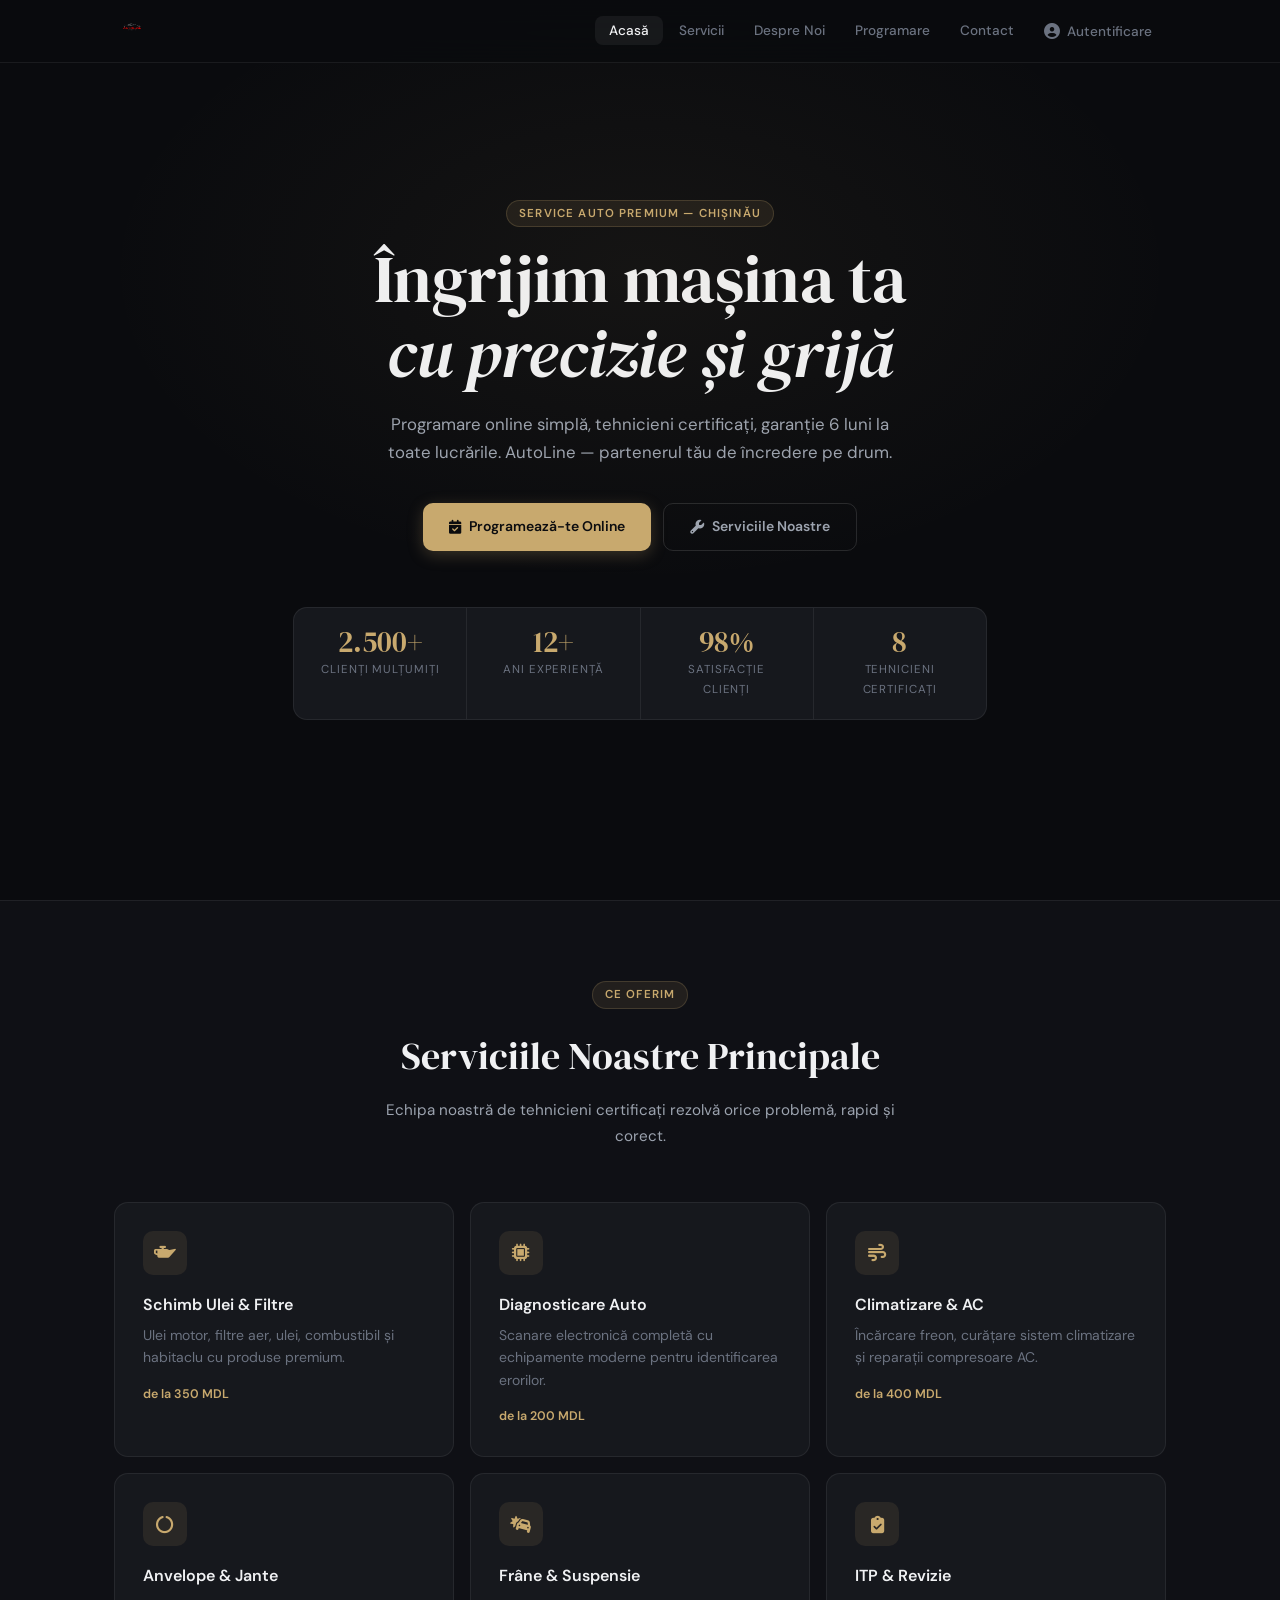
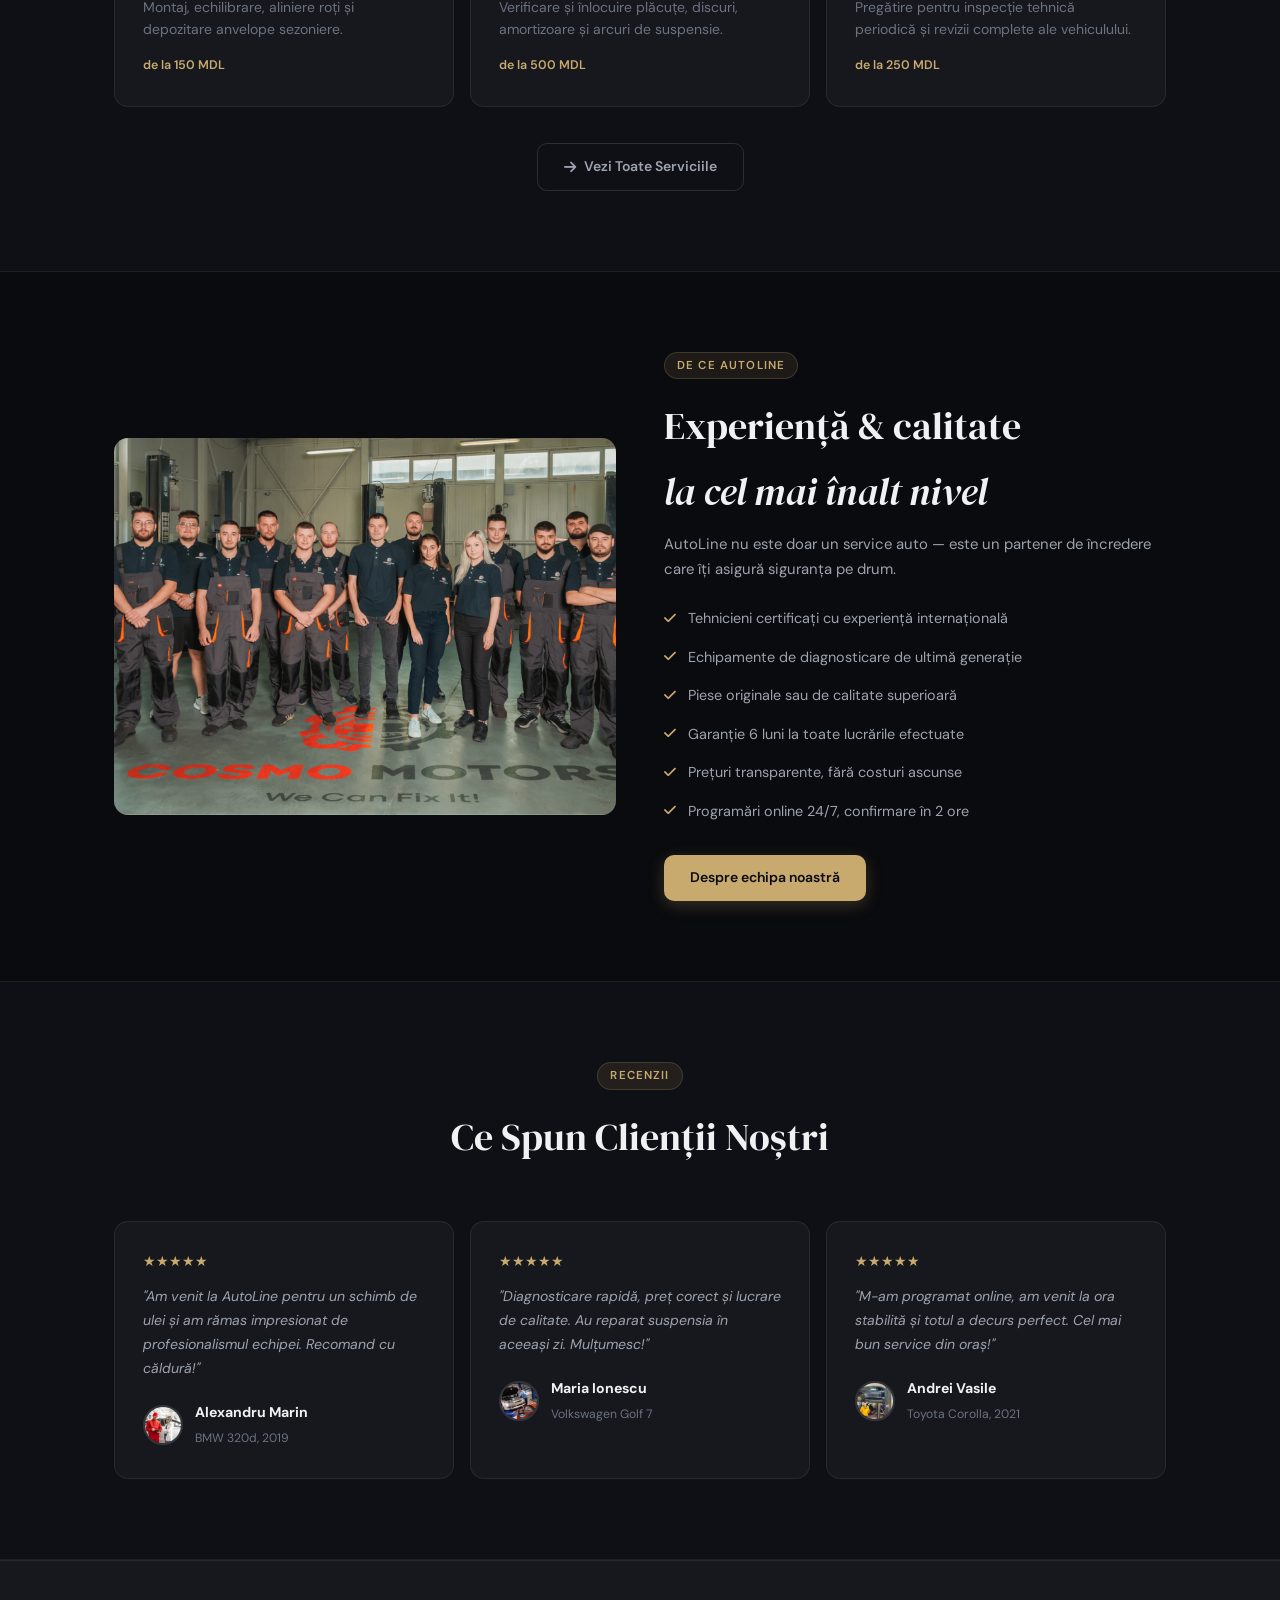
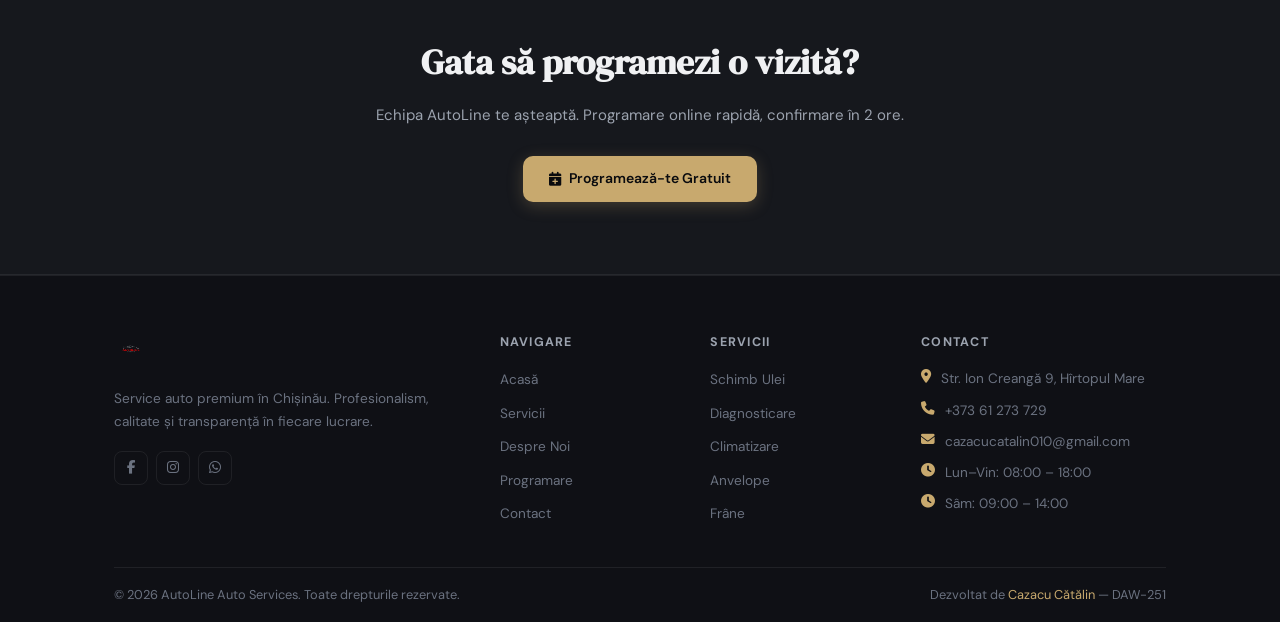
<file: index.html>
<!DOCTYPE html>
<html lang="ro">
<head>
  <meta charset="UTF-8"/>
  <meta name="viewport" content="width=device-width, initial-scale=1.0"/>
  <title>AutoLine — Service Auto Premium Chișinău</title>
  <meta name="description" content="Service auto premium în Chișinău. Programare online, diagnosticare, schimb ulei, anvelope și mai mult."/>
  <link rel="preconnect" href="https://fonts.googleapis.com"/>
  <link rel="preconnect" href="https://fonts.gstatic.com" crossorigin/>
  <link href="https://fonts.googleapis.com/css2?family=DM+Sans:wght@300;400;500;600;700&family=DM+Serif+Display:ital@0;1&display=swap" rel="stylesheet"/>
  <link rel="stylesheet" href="https://cdnjs.cloudflare.com/ajax/libs/font-awesome/6.4.0/css/all.min.css"/>
  <link rel="stylesheet" href="css/style.css"/>
</head>
<body>

<!-- NAVBAR -->
<nav class="navbar">
  <div class="nav-inner">
    <a href="index.html" class="nav-logo">
      <img src="poze/AutoLine-removebg.jpg" alt="AutoLine"/>
    </a>
    <ul class="nav-links" id="navLinks">
      <li><a href="index.html"      class="nav-link active">Acasă</a></li>
      <li><a href="servicii.html"   class="nav-link">Servicii</a></li>
      <li><a href="despre.html"     class="nav-link">Despre Noi</a></li>
      <li><a href="programare.html" class="nav-link">Programare</a></li>
      <li><a href="contact.html"    class="nav-link">Contact</a></li>
    </ul>
    <button class="hamburger" id="hamburger" aria-label="Meniu">
      <span></span><span></span><span></span>
    </button>
  </div>
</nav>

<!-- HERO -->
<section class="hero">
  <div class="hero-inner">
    <span class="tag">Service Auto Premium — Chișinău</span>
    <h1 class="hero-title">
      Îngrijim mașina ta<br/>
      <em>cu precizie și grijă</em>
    </h1>
    <p class="hero-sub">
      Programare online simplă, tehnicieni certificați, garanție 6 luni la toate lucrările. AutoLine — partenerul tău de încredere pe drum.
    </p>
    <div class="hero-btns">
      <a href="programare.html" class="btn btn-primary">
        <i class="fas fa-calendar-check"></i> Programează-te Online
      </a>
      <a href="servicii.html" class="btn btn-ghost">
        <i class="fas fa-wrench"></i> Serviciile Noastre
      </a>
    </div>

    <div class="hero-stats">
      <div class="hero-stat">
        <div class="hero-stat-n"><span data-target="2500">0</span>+</div>
        <div class="hero-stat-l">Clienți Mulțumiți</div>
      </div>
      <div class="hero-stat">
        <div class="hero-stat-n"><span data-target="12">0</span>+</div>
        <div class="hero-stat-l">Ani Experiență</div>
      </div>
      <div class="hero-stat">
        <div class="hero-stat-n"><span data-target="98">0</span>%</div>
        <div class="hero-stat-l">Satisfacție Clienți</div>
      </div>
      <div class="hero-stat">
        <div class="hero-stat-n"><span data-target="8">0</span></div>
        <div class="hero-stat-l">Tehnicieni Certificați</div>
      </div>
    </div>
  </div>
</section>

<!-- SERVICII PREVIEW -->
<section class="section" style="background: var(--bg2); border-top: 1px solid var(--border); border-bottom: 1px solid var(--border);">
  <div class="container">
    <div class="sec-header reveal">
      <span class="tag">Ce Oferim</span>
      <h2 class="sec-title">Serviciile Noastre Principale</h2>
      <p class="sec-sub">Echipa noastră de tehnicieni certificați rezolvă orice problemă, rapid și corect.</p>
    </div>
    <div class="services-grid">
      <div class="card service-card reveal">
        <div class="service-icon"><i class="fas fa-oil-can"></i></div>
        <h3>Schimb Ulei & Filtre</h3>
        <p>Ulei motor, filtre aer, ulei, combustibil și habitaclu cu produse premium.</p>
        <span class="service-price">de la 350 MDL</span>
      </div>
      <div class="card service-card reveal reveal-d1">
        <div class="service-icon"><i class="fas fa-microchip"></i></div>
        <h3>Diagnosticare Auto</h3>
        <p>Scanare electronică completă cu echipamente moderne pentru identificarea erorilor.</p>
        <span class="service-price">de la 200 MDL</span>
      </div>
      <div class="card service-card reveal reveal-d2">
        <div class="service-icon"><i class="fas fa-wind"></i></div>
        <h3>Climatizare & AC</h3>
        <p>Încărcare freon, curățare sistem climatizare și reparații compresoare AC.</p>
        <span class="service-price">de la 400 MDL</span>
      </div>
      <div class="card service-card reveal reveal-d3">
        <div class="service-icon"><i class="fas fa-circle-notch"></i></div>
        <h3>Anvelope & Jante</h3>
        <p>Montaj, echilibrare, aliniere roți și depozitare anvelope sezoniere.</p>
        <span class="service-price">de la 150 MDL</span>
      </div>
      <div class="card service-card reveal reveal-d4">
        <div class="service-icon"><i class="fas fa-car-burst"></i></div>
        <h3>Frâne & Suspensie</h3>
        <p>Verificare și înlocuire plăcuțe, discuri, amortizoare și arcuri de suspensie.</p>
        <span class="service-price">de la 500 MDL</span>
      </div>
      <div class="card service-card reveal reveal-d5">
        <div class="service-icon"><i class="fas fa-clipboard-check"></i></div>
        <h3>ITP & Revizie</h3>
        <p>Pregătire pentru inspecție tehnică periodică și revizii complete ale vehiculului.</p>
        <span class="service-price">de la 250 MDL</span>
      </div>
    </div>
    <div style="text-align:center; margin-top:36px;">
      <a href="servicii.html" class="btn btn-ghost">
        <i class="fas fa-arrow-right"></i> Vezi Toate Serviciile
      </a>
    </div>
  </div>
</section>

<!-- DE CE NOI -->
<section class="section">
  <div class="container">
    <div class="why-grid">
      <div class="why-img reveal">
        <img src="poze/poza-service.png" alt="Service AutoLine"/>
      </div>
      <div class="reveal reveal-d1">
        <span class="tag">De Ce AutoLine</span>
        <h2 class="sec-title" style="text-align:left; margin-bottom:8px;">
          Experiență & calitate<br/><em>la cel mai înalt nivel</em>
        </h2>
        <p style="color:var(--gray2); margin-bottom:0; font-size:0.93rem;">
          AutoLine nu este doar un service auto — este un partener de încredere care îți asigură siguranța pe drum.
        </p>
        <ul class="why-list">
          <li><i class="fas fa-check"></i> Tehnicieni certificați cu experiență internațională</li>
          <li><i class="fas fa-check"></i> Echipamente de diagnosticare de ultimă generație</li>
          <li><i class="fas fa-check"></i> Piese originale sau de calitate superioară</li>
          <li><i class="fas fa-check"></i> Garanție 6 luni la toate lucrările efectuate</li>
          <li><i class="fas fa-check"></i> Prețuri transparente, fără costuri ascunse</li>
          <li><i class="fas fa-check"></i> Programări online 24/7, confirmare în 2 ore</li>
        </ul>
        <a href="despre.html" class="btn btn-primary">Despre echipa noastră</a>
      </div>
    </div>
  </div>
</section>

<!-- TESTIMONIALE -->
<section class="section" style="background: var(--bg2); border-top: 1px solid var(--border); border-bottom: 1px solid var(--border);">
  <div class="container">
    <div class="sec-header reveal">
      <span class="tag">Recenzii</span>
      <h2 class="sec-title">Ce Spun Clienții Noștri</h2>
    </div>
    <div class="testi-grid">
      <div class="card testi-card reveal">
        <div class="testi-stars">★★★★★</div>
        <p class="testi-text">"Am venit la AutoLine pentru un schimb de ulei și am rămas impresionat de profesionalismul echipei. Recomand cu căldură!"</p>
        <div class="testi-auth">
          <img src="poze/clienti service.jpg" alt="Alexandru"/>
          <div>
            <strong>Alexandru Marin</strong>
            <span>BMW 320d, 2019</span>
          </div>
        </div>
      </div>
      <div class="card testi-card reveal reveal-d1">
        <div class="testi-stars">★★★★★</div>
        <p class="testi-text">"Diagnosticare rapidă, preț corect și lucrare de calitate. Au reparat suspensia în aceeași zi. Mulțumesc!"</p>
        <div class="testi-auth">
          <img src="poze/client service2.jpg" alt="Maria"/>
          <div>
            <strong>Maria Ionescu</strong>
            <span>Volkswagen Golf 7</span>
          </div>
        </div>
      </div>
      <div class="card testi-card reveal reveal-d2">
        <div class="testi-stars">★★★★★</div>
        <p class="testi-text">"M-am programat online, am venit la ora stabilită și totul a decurs perfect. Cel mai bun service din oraș!"</p>
        <div class="testi-auth">
          <img src="poze/client service3.jpg" alt="Andrei"/>
          <div>
            <strong>Andrei Vasile</strong>
            <span>Toyota Corolla, 2021</span>
          </div>
        </div>
      </div>
    </div>
  </div>
</section>

<!-- CTA -->
<section class="cta-band">
  <h2>Gata să programezi o vizită?</h2>
  <p>Echipa AutoLine te așteaptă. Programare online rapidă, confirmare în 2 ore.</p>
  <a href="programare.html" class="btn btn-primary">
    <i class="fas fa-calendar-plus"></i> Programează-te Gratuit
  </a>
</section>

<!-- FOOTER -->
<footer class="footer">
  <div class="container">
    <div class="footer-grid">
      <div class="footer-col">
        <img src="poze/AutoLine-removebg.jpg" alt="AutoLine" class="footer-logo"/>
        <p>Service auto premium în Chișinău. Profesionalism, calitate și transparență în fiecare lucrare.</p>
        <div class="social-row">
          <a href="#"><i class="fab fa-facebook-f"></i></a>
          <a href="#"><i class="fab fa-instagram"></i></a>
          <a href="#"><i class="fab fa-whatsapp"></i></a>
        </div>
      </div>
      <div class="footer-col">
        <h4>Navigare</h4>
        <ul>
          <li><a href="index.html">Acasă</a></li>
          <li><a href="servicii.html">Servicii</a></li>
          <li><a href="despre.html">Despre Noi</a></li>
          <li><a href="programare.html">Programare</a></li>
          <li><a href="contact.html">Contact</a></li>
        </ul>
      </div>
      <div class="footer-col">
        <h4>Servicii</h4>
        <ul>
          <li><a href="servicii.html">Schimb Ulei</a></li>
          <li><a href="servicii.html">Diagnosticare</a></li>
          <li><a href="servicii.html">Climatizare</a></li>
          <li><a href="servicii.html">Anvelope</a></li>
          <li><a href="servicii.html">Frâne</a></li>
        </ul>
      </div>
      <div class="footer-col">
        <h4>Contact</h4>
        <ul class="footer-contact">
          <li><i class="fas fa-map-marker-alt"></i> Str. Ion Creangă 9, Hîrtopul Mare</li>
          <li><i class="fas fa-phone"></i> +373 61 273 729</li>
          <li><i class="fas fa-envelope"></i> cazacucatalin010@gmail.com</li>
          <li><i class="fas fa-clock"></i> Lun–Vin: 08:00 – 18:00</li>
          <li><i class="fas fa-clock"></i> Sâm: 09:00 – 14:00</li>
        </ul>
      </div>
    </div>
    <div class="footer-bottom">
      <p>© 2026 AutoLine Auto Services. Toate drepturile rezervate.</p>
      <p>Dezvoltat de <span class="text-accent">Cazacu Cătălin</span> — DAW-251</p>
    </div>
  </div>
</footer>

<script src="js/db.js"></script>
<script src="js/common.js"></script>
<script src="js/auth.js"></script>
</body>
</html>
</file>
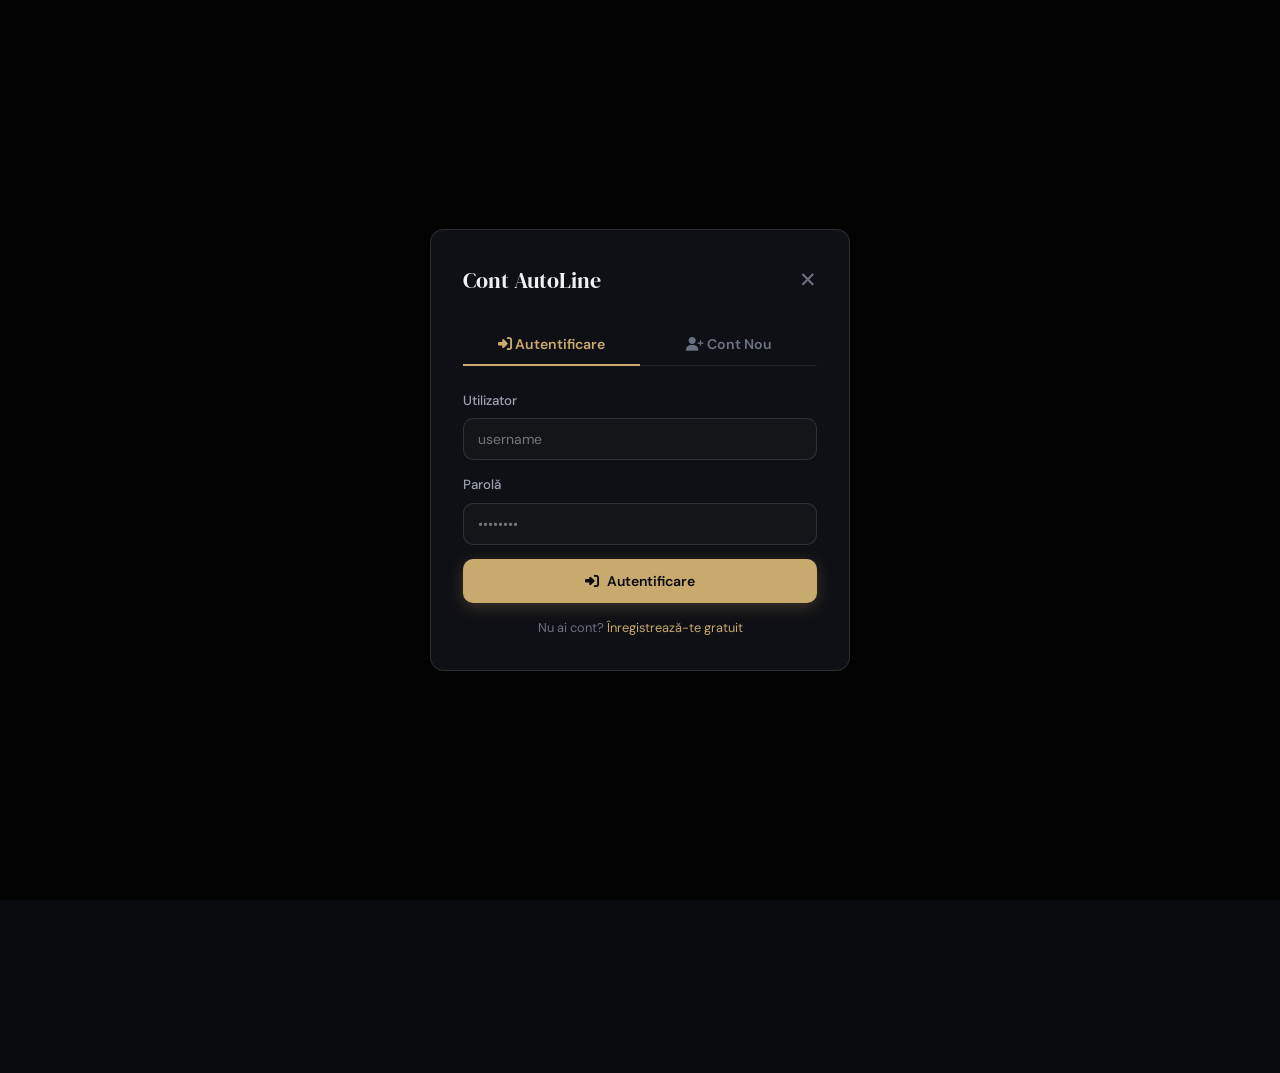
<file: admin.html>
<!DOCTYPE html>
<html lang="ro">
<head>
  <meta charset="UTF-8"/>
  <meta name="viewport" content="width=device-width, initial-scale=1.0"/>
  <title>Admin Panel — AutoLine</title>
  <link href="https://fonts.googleapis.com/css2?family=DM+Sans:wght@300;400;500;600;700&family=DM+Serif+Display:ital@0;1&display=swap" rel="stylesheet"/>
  <link rel="stylesheet" href="https://cdnjs.cloudflare.com/ajax/libs/font-awesome/6.4.0/css/all.min.css"/>
  <link rel="stylesheet" href="css/style.css"/>
</head>
<body>

<!-- ACCES RESTRICTIONAT — afisat daca nu e admin -->
<div id="accessDenied" style="display:none; min-height:100vh; display:flex; align-items:center; justify-content:center; flex-direction:column; text-align:center; padding:40px; gap:16px">
  <i class="fas fa-lock" style="font-size:3rem; color:var(--accent)"></i>
  <h2 style="font-family:var(--font-d); font-size:1.8rem">Acces restricționat</h2>
  <p style="color:var(--gray2); max-width:380px">Această pagină este disponibilă doar pentru administratori. Autentifică-te cu un cont admin sau contactează-l pe Cazacu.</p>
  <a href="index.html" class="btn btn-ghost"><i class="fas fa-house"></i> Înapoi Acasă</a>
</div>

<!-- ADMIN INTERFACE -->
<div id="adminInterface" style="display:none">

  <!-- Navbar -->
  <nav class="navbar">
    <div class="nav-inner">
      <a href="index.html" class="nav-logo"><img src="poze/AutoLine-removebg.jpg" alt="AutoLine"/></a>
      <ul class="nav-links" id="navLinks">
        <li><a href="index.html" class="nav-link">Acasă</a></li>
        <li><a href="programare.html" class="nav-link">Programare</a></li>
      </ul>
      <button class="hamburger" id="hamburger"><span></span><span></span><span></span></button>
    </div>
  </nav>

  <!-- Dashboard body -->
  <div class="admin-wrap">
    <div class="admin-body">

      <!-- Header -->
      <div class="admin-top">
        <div class="admin-title">
          <h1>Dashboard <span class="text-accent">AutoLine</span></h1>
          <p id="adminGreeting">Gestionează programările clienților</p>
        </div>
        <div style="display:flex;gap:10px;align-items:center;flex-wrap:wrap">
          <button class="btn btn-ghost btn-sm" onclick="openModal('usersModal')">
            <i class="fas fa-users"></i> Utilizatori
          </button>
          <button class="btn btn-primary" onclick="openModal('addModal')">
            <i class="fas fa-plus"></i> Adaugă Programare
          </button>
        </div>
      </div>

      <!-- Stats -->
      <div class="admin-stats">
        <div class="card astat">
          <div class="astat-num" id="statTotal">0</div>
          <div class="astat-lbl">Total Programări</div>
        </div>
        <div class="card astat">
          <div class="astat-num" id="statPending">0</div>
          <div class="astat-lbl">În Așteptare</div>
        </div>
        <div class="card astat">
          <div class="astat-num" id="statConfirmed">0</div>
          <div class="astat-lbl">Confirmate</div>
        </div>
        <div class="card astat">
          <div class="astat-num" id="statCompleted">0</div>
          <div class="astat-lbl">Finalizate</div>
        </div>
      </div>

      <!-- Filter tabs -->
      <div class="filter-tabs">
        <button class="ftab active" onclick="setFilter('all', this)"><i class="fas fa-list"></i> Toate</button>
        <button class="ftab" onclick="setFilter('pending', this)"><i class="fas fa-hourglass-half"></i> În Așteptare</button>
        <button class="ftab" onclick="setFilter('confirmed', this)"><i class="fas fa-check"></i> Confirmate</button>
        <button class="ftab" onclick="setFilter('completed', this)"><i class="fas fa-flag-checkered"></i> Finalizate</button>
        <button class="ftab" onclick="setFilter('cancelled', this)"><i class="fas fa-xmark"></i> Anulate</button>
      </div>

      <!-- Search -->
      <div class="admin-search">
        <input type="text" id="searchInput" placeholder="Caută după nume, mașină sau serviciu..."
               oninput="renderTable()"/>
        <input type="date" id="dateFilter" onchange="renderTable()"
               style="background:var(--card);border:1px solid var(--border2);color:var(--white);border-radius:var(--r);padding:10px 14px;font-size:0.85rem;outline:none;"/>
        <button class="btn btn-ghost btn-sm" onclick="exportCSV()">
          <i class="fas fa-download"></i> Export CSV
        </button>
        <button class="btn btn-danger btn-sm" onclick="clearAll()">
          <i class="fas fa-trash"></i> Șterge Tot
        </button>
      </div>

      <!-- Table -->
      <div class="card" style="overflow:hidden">
        <div class="table-wrap">
          <table class="bookings-table">
            <thead>
              <tr>
                <th>#</th>
                <th>Client</th>
                <th>Telefon</th>
                <th>Mașină</th>
                <th>Serviciu</th>
                <th>Data</th>
                <th>Ora</th>
                <th>Status</th>
                <th>Acțiuni</th>
              </tr>
            </thead>
            <tbody id="tableBody"></tbody>
          </table>
        </div>
        <div class="empty-state" id="emptyState" style="display:none">
          <i class="fas fa-calendar-xmark"></i>
          <h3>Nicio programare găsită</h3>
          <p>Nu există programări în această categorie.</p>
        </div>
      </div>

    </div>
  </div>
</div>

<!-- MODAL: Adaugă Programare Manuală -->
<div class="modal-overlay" id="addModal">
  <div class="modal-box">
    <div class="modal-head">
      <h3>Adaugă Programare</h3>
      <button class="modal-close" onclick="closeModal('addModal')">✕</button>
    </div>
    <form style="display:flex;flex-direction:column;gap:16px" onsubmit="submitManual(event)">
      <div class="form-row">
        <div class="form-group">
          <label>Nume Client *</label>
          <input type="text" id="mName" required/>
        </div>
        <div class="form-group">
          <label>Telefon *</label>
          <input type="tel" id="mPhone" required/>
        </div>
      </div>
      <div class="form-group">
        <label>Mașina *</label>
        <input type="text" id="mCar" placeholder="Marcă, Model, An" required/>
      </div>
      <div class="form-group">
        <label>Serviciu *</label>
        <select id="mService" required>
          <option value="">— Alege —</option>
          <option>Schimb Ulei & Filtre</option>
          <option>Diagnosticare Auto</option>
          <option>Climatizare & AC</option>
          <option>Anvelope & Jante</option>
          <option>Frâne & Suspensie</option>
          <option>ITP & Revizie</option>
          <option>Curățare Exterior</option>
          <option>Curățare Interior</option>
          <option>Electricitate Auto</option>
          <option>Alt serviciu</option>
        </select>
      </div>
      <div class="form-row">
        <div class="form-group">
          <label>Data *</label>
          <input type="date" id="mDate" required/>
        </div>
        <div class="form-group">
          <label>Ora *</label>
          <select id="mTime" required>
            <option value="">— Alege —</option>
            <option>08:00</option><option>08:30</option>
            <option>09:00</option><option>09:30</option>
            <option>10:00</option><option>10:30</option>
            <option>11:00</option><option>11:30</option>
            <option>12:00</option><option>13:00</option>
            <option>14:00</option><option>15:00</option>
            <option>16:00</option><option>17:00</option>
          </select>
        </div>
      </div>
      <div class="form-group">
        <label>Status</label>
        <select id="mStatus">
          <option value="pending">În Așteptare</option>
          <option value="confirmed">Confirmat</option>
          <option value="completed">Finalizat</option>
        </select>
      </div>
      <div class="form-group">
        <label>Mențiuni</label>
        <textarea id="mNotes" rows="2"></textarea>
      </div>
      <button type="submit" class="btn btn-primary" style="justify-content:center">
        <i class="fas fa-plus"></i> Adaugă Programare
      </button>
    </form>
  </div>
</div>

<!-- MODAL: Editare programare -->
<div class="modal-overlay" id="editModal">
  <div class="modal-box">
    <div class="modal-head">
      <h3>Editează Programarea</h3>
      <button class="modal-close" onclick="closeModal('editModal')">✕</button>
    </div>
    <form style="display:flex;flex-direction:column;gap:16px" onsubmit="saveEdit(event)">
      <input type="hidden" id="eId"/>
      <div class="form-row">
        <div class="form-group">
          <label>Nume Client</label>
          <input type="text" id="eName"/>
        </div>
        <div class="form-group">
          <label>Telefon</label>
          <input type="tel" id="ePhone"/>
        </div>
      </div>
      <div class="form-group">
        <label>Mașina</label>
        <input type="text" id="eCar"/>
      </div>
      <div class="form-group">
        <label>Serviciu</label>
        <select id="eService">
          <option>Schimb Ulei & Filtre</option>
          <option>Diagnosticare Auto</option>
          <option>Climatizare & AC</option>
          <option>Anvelope & Jante</option>
          <option>Frâne & Suspensie</option>
          <option>ITP & Revizie</option>
          <option>Curățare Exterior</option>
          <option>Curățare Interior</option>
          <option>Electricitate Auto</option>
          <option>Alt serviciu</option>
        </select>
      </div>
      <div class="form-row">
        <div class="form-group">
          <label>Data</label>
          <input type="date" id="eDate"/>
        </div>
        <div class="form-group">
          <label>Ora</label>
          <select id="eTime">
            <option>08:00</option><option>08:30</option>
            <option>09:00</option><option>09:30</option>
            <option>10:00</option><option>10:30</option>
            <option>11:00</option><option>11:30</option>
            <option>12:00</option><option>13:00</option>
            <option>14:00</option><option>15:00</option>
            <option>16:00</option><option>17:00</option>
          </select>
        </div>
      </div>
      <div class="form-group">
        <label>Status</label>
        <select id="eStatus">
          <option value="pending">În Așteptare</option>
          <option value="confirmed">Confirmat</option>
          <option value="completed">Finalizat</option>
          <option value="cancelled">Anulat</option>
        </select>
      </div>
      <div class="form-group">
        <label>Mențiuni</label>
        <textarea id="eNotes" rows="2"></textarea>
      </div>
      <button type="submit" class="btn btn-primary" style="justify-content:center">
        <i class="fas fa-floppy-disk"></i> Salvează Modificările
      </button>
    </form>
  </div>
</div>

<!-- MODAL: Gestionare Utilizatori -->
<div class="modal-overlay" id="usersModal">
  <div class="modal-box" style="max-width:680px">
    <div class="modal-head">
      <h3>Gestionare Utilizatori</h3>
      <button class="modal-close" onclick="closeModal('usersModal')">✕</button>
    </div>
    <p style="color:var(--gray2);font-size:0.85rem;margin-bottom:20px">
      Poți schimba rolul utilizatorilor înregistrați. Doar adminii pot vedea comenzile clienților.
    </p>
    <div class="table-wrap">
      <table class="bookings-table" id="usersTable">
        <thead>
          <tr>
            <th>#</th>
            <th>Nume</th>
            <th>Username</th>
            <th>Email</th>
            <th>Rol</th>
            <th>Înregistrat</th>
            <th>Acțiuni</th>
          </tr>
        </thead>
        <tbody id="usersTableBody"></tbody>
      </table>
    </div>
  </div>
</div>

<div id="toast"></div>

<script src="js/db.js"></script>
<script src="js/common.js"></script>
<script src="js/auth.js"></script>
<script>
/* =============================================
   ADMIN PAGE LOGIC
============================================= */

let currentFilter = 'all';

// ---- Verifica accesul la incarcare ----
window.addEventListener('load', () => {
  const s = DB.getSession();
  if (!s || s.role !== 'admin') {
    document.getElementById('accessDenied').style.display = 'flex';
    document.getElementById('adminInterface').style.display = 'none';

    // Daca nu e logat deloc, deschide modalul de login dupa 300ms
    if (!s) {
      setTimeout(() => openModal('authModal'), 400);
      // Dupa login, verifica din nou
      const checkInterval = setInterval(() => {
        const sess = DB.getSession();
        if (sess && sess.role === 'admin') {
          clearInterval(checkInterval);
          location.reload();
        }
      }, 500);
    }
    return;
  }

  document.getElementById('accessDenied').style.display = 'none';
  document.getElementById('adminInterface').style.display = 'block';
  document.getElementById('adminGreeting').textContent = 'Bun venit, ' + s.name + '!';
  renderDashboard();
});

// ---- DASHBOARD ----
function renderDashboard() {
  const stats = DB.getBookingStats();
  document.getElementById('statTotal').textContent     = stats.total;
  document.getElementById('statPending').textContent   = stats.pending;
  document.getElementById('statConfirmed').textContent = stats.confirmed;
  document.getElementById('statCompleted').textContent = stats.completed;
  renderTable();
}

function setFilter(f, btn) {
  currentFilter = f;
  document.querySelectorAll('.ftab').forEach(t => t.classList.remove('active'));
  btn.classList.add('active');
  renderTable();
}

function renderTable() {
  const search = document.getElementById('searchInput')?.value.toLowerCase() || '';
  const dateF  = document.getElementById('dateFilter')?.value || '';

  let bookings = DB.getBookings().sort((a, b) => new Date(b.createdAt) - new Date(a.createdAt));

  if (currentFilter !== 'all') bookings = bookings.filter(b => b.status === currentFilter);
  if (search) bookings = bookings.filter(b =>
    b.name.toLowerCase().includes(search) ||
    b.car.toLowerCase().includes(search) ||
    b.service.toLowerCase().includes(search)
  );
  if (dateF) bookings = bookings.filter(b => b.date === dateF);

  const tbody = document.getElementById('tableBody');
  const empty = document.getElementById('emptyState');

  if (!bookings.length) {
    tbody.innerHTML = '';
    empty.style.display = 'block';
    return;
  }
  empty.style.display = 'none';

  tbody.innerHTML = bookings.map((b, i) => `
    <tr>
      <td style="color:var(--gray);font-size:0.8rem">${i + 1}</td>
      <td><strong>${esc(b.name)}</strong></td>
      <td style="color:var(--gray2)">${esc(b.phone)}</td>
      <td style="color:var(--gray2)">${esc(b.car)}</td>
      <td>${esc(b.service)}</td>
      <td style="color:var(--gray2)">${formatDate(b.date)}</td>
      <td style="color:var(--gray2)">${esc(b.time)}</td>
      <td>${statusBadge(b.status)}</td>
      <td>
        <div class="td-actions">
          <button class="btn btn-ghost btn-sm" onclick="openEdit('${b.id}')" title="Editează">
            <i class="fas fa-pen"></i>
          </button>
          <button class="btn btn-danger btn-sm" onclick="deleteB('${b.id}')" title="Șterge">
            <i class="fas fa-trash"></i>
          </button>
        </div>
      </td>
    </tr>
  `).join('');
}

function esc(s) {
  return String(s || '').replace(/&/g,'&amp;').replace(/</g,'&lt;').replace(/>/g,'&gt;');
}
function formatDate(d) {
  if (!d) return '';
  const [y, m, dd] = d.split('-');
  return `${dd}.${m}.${y}`;
}

// ---- ADD MANUAL ----
function submitManual(e) {
  e.preventDefault();
  const b = {
    name:    document.getElementById('mName').value.trim(),
    phone:   document.getElementById('mPhone').value.trim(),
    car:     document.getElementById('mCar').value.trim(),
    service: document.getElementById('mService').value,
    date:    document.getElementById('mDate').value,
    time:    document.getElementById('mTime').value,
    notes:   document.getElementById('mNotes').value.trim(),
  };
  const added = DB.addBooking(b);
  DB.updateBooking(added.id, { status: document.getElementById('mStatus').value });
  closeModal('addModal');
  e.target.reset();
  renderDashboard();
  showToast('Programare adăugată cu succes!');
}

// ---- EDIT ----
function openEdit(id) {
  const b = DB.getBookings().find(x => x.id === id);
  if (!b) return;
  document.getElementById('eId').value      = b.id;
  document.getElementById('eName').value    = b.name;
  document.getElementById('ePhone').value   = b.phone;
  document.getElementById('eCar').value     = b.car;
  document.getElementById('eService').value = b.service;
  document.getElementById('eDate').value    = b.date;
  document.getElementById('eTime').value    = b.time;
  document.getElementById('eStatus').value  = b.status;
  document.getElementById('eNotes').value   = b.notes || '';
  openModal('editModal');
}

function saveEdit(e) {
  e.preventDefault();
  DB.updateBooking(document.getElementById('eId').value, {
    name:    document.getElementById('eName').value.trim(),
    phone:   document.getElementById('ePhone').value.trim(),
    car:     document.getElementById('eCar').value.trim(),
    service: document.getElementById('eService').value,
    date:    document.getElementById('eDate').value,
    time:    document.getElementById('eTime').value,
    status:  document.getElementById('eStatus').value,
    notes:   document.getElementById('eNotes').value.trim(),
  });
  closeModal('editModal');
  renderDashboard();
  showToast('Programare actualizată!');
}

// ---- DELETE ----
function deleteB(id) {
  if (!confirm('Ești sigur că vrei să ștergi această programare?')) return;
  DB.deleteBooking(id);
  renderDashboard();
  showToast('Programare ștearsă.', 'error');
}

function clearAll() {
  if (!confirm('Șterge TOATE programările? Această acțiune nu poate fi anulată.')) return;
  DB.setBookings([]);
  renderDashboard();
  showToast('Toate programările au fost șterse.', 'error');
}

// ---- EXPORT CSV ----
function exportCSV() {
  const bookings = DB.getBookings();
  if (!bookings.length) { showToast('Nu există programări de exportat.', 'error'); return; }
  const headers = ['Nume','Telefon','Masina','Serviciu','Data','Ora','Status','Mentiuni','Creat La'];
  const rows = bookings.map(b => [
    b.name, b.phone, b.car, b.service, b.date, b.time, b.status, b.notes || '',
    new Date(b.createdAt).toLocaleString('ro-RO')
  ]);
  const csv = [headers, ...rows].map(r => r.map(v => `"${String(v).replace(/"/g,'""')}"`).join(',')).join('\n');
  const a = document.createElement('a');
  a.href = 'data:text/csv;charset=utf-8,\uFEFF' + encodeURIComponent(csv);
  a.download = 'autoline-programari-' + new Date().toISOString().slice(0,10) + '.csv';
  a.click();
  showToast('Export CSV descărcat!');
}

// ---- USERS MODAL ----
function openUsersModal() {
  renderUsersTable();
  openModal('usersModal');
}

// Override openModal pentru usersModal sa randeze tabelul
const _origOpen = window.openModal;
window.openModal = function(id) {
  if (id === 'usersModal') renderUsersTable();
  _origOpen(id);
};

function renderUsersTable() {
  const users = DB.getUsers();
  document.getElementById('usersTableBody').innerHTML = users.map((u, i) => `
    <tr>
      <td style="color:var(--gray);font-size:0.8rem">${i + 1}</td>
      <td><strong>${esc(u.name)}</strong></td>
      <td style="color:var(--gray2)">@${esc(u.username)}</td>
      <td style="color:var(--gray2)">${esc(u.email || '—')}</td>
      <td>
        <select onchange="changeRole(${u.id}, this.value)"
          style="background:var(--card2);border:1px solid var(--border2);color:var(--white);border-radius:6px;padding:5px 10px;font-size:0.8rem;cursor:pointer"
          ${u.id === 1 ? 'disabled' : ''}>
          <option value="user"  ${u.role === 'user'  ? 'selected' : ''}>Client</option>
          <option value="admin" ${u.role === 'admin' ? 'selected' : ''}>Admin</option>
        </select>
      </td>
      <td style="color:var(--gray2);font-size:0.8rem">${new Date(u.createdAt).toLocaleDateString('ro-RO')}</td>
      <td>
        ${u.id === 1 ? '<span style="color:var(--gray);font-size:0.78rem">Protejat</span>' : `
        <button class="btn btn-danger btn-sm" onclick="removeUser(${u.id})">
          <i class="fas fa-trash"></i>
        </button>`}
      </td>
    </tr>
  `).join('');
}

function changeRole(userId, role) {
  DB.setUserRole(userId, role);
  showToast(role === 'admin' ? 'Utilizator promovat la Admin!' : 'Rol schimbat la Client.');
  renderUsersTable();
  renderNavAuth();
}

function removeUser(userId) {
  if (!confirm('Ești sigur că vrei să ștergi acest utilizator?')) return;
  const ok = DB.deleteUser(userId);
  if (!ok) { showToast('Nu se poate șterge acest utilizator.', 'error'); return; }
  showToast('Utilizator șters.', 'error');
  renderUsersTable();
}
</script>
</body>
</html>
</file>
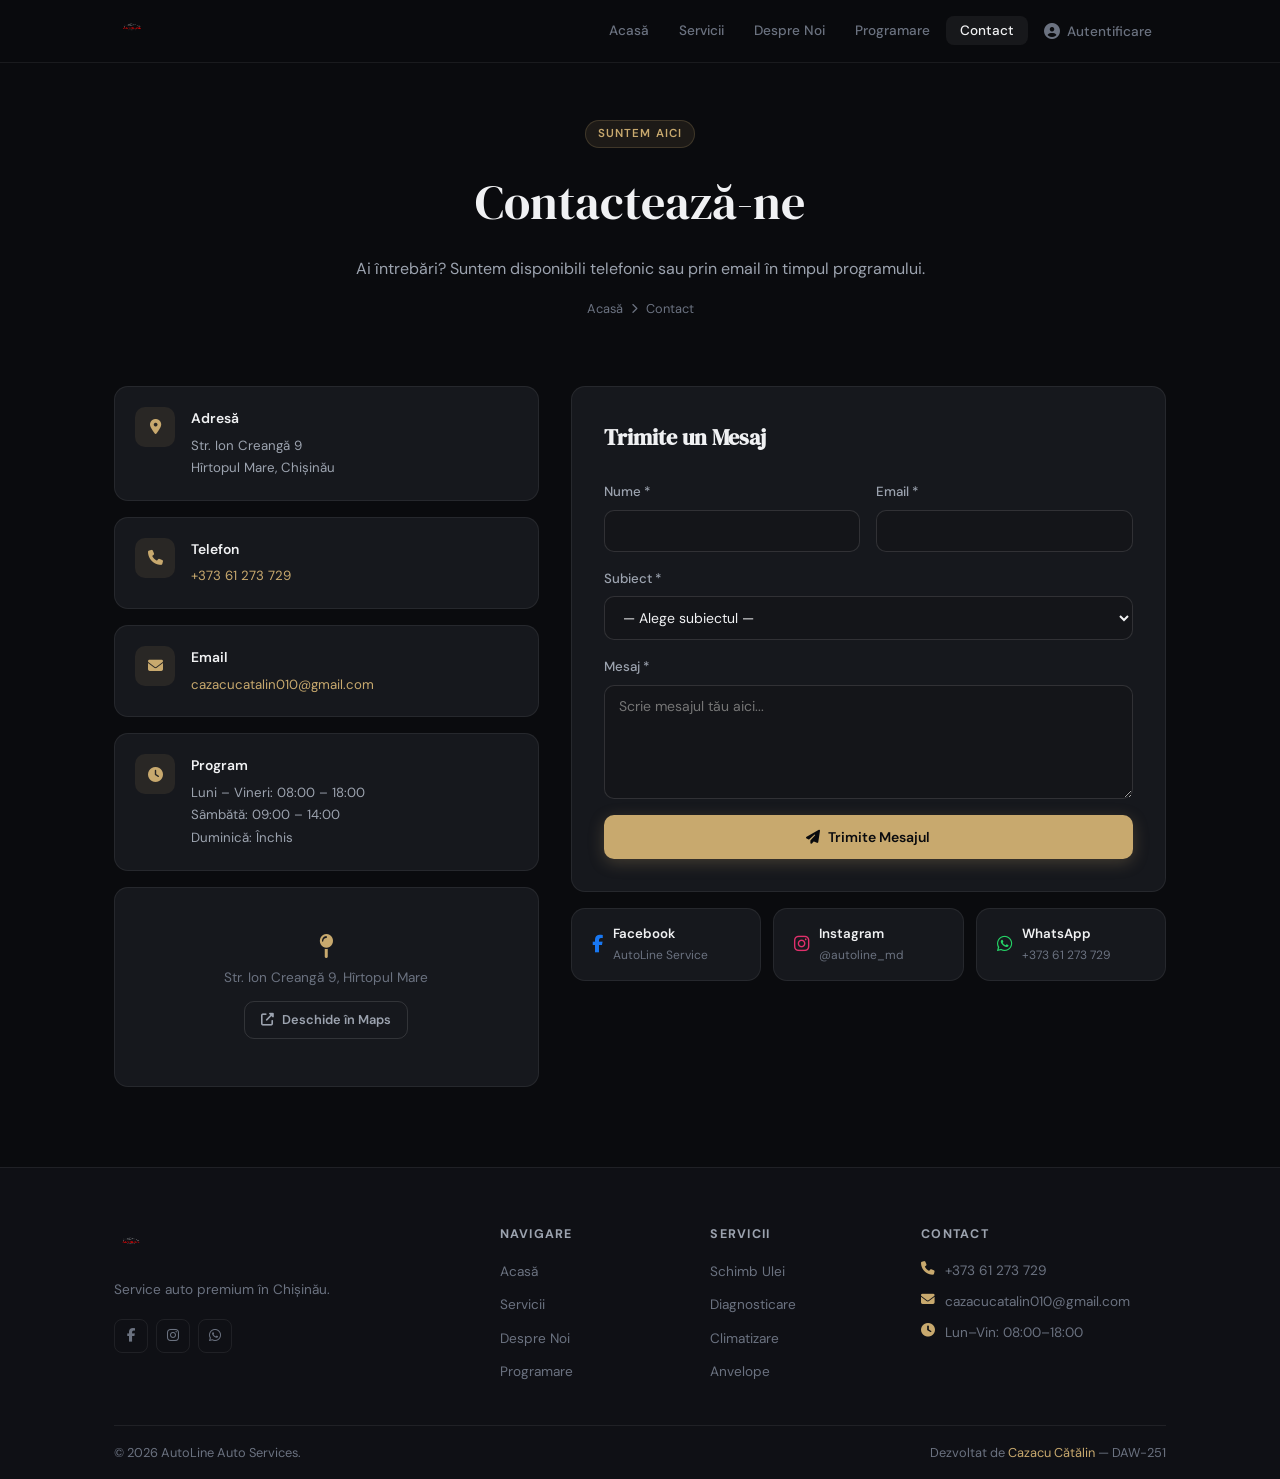
<file: contact.html>
<!DOCTYPE html>
<html lang="ro">
<head>
  <meta charset="UTF-8"/>
  <meta name="viewport" content="width=device-width, initial-scale=1.0"/>
  <title>Contact — AutoLine</title>
  <link href="https://fonts.googleapis.com/css2?family=DM+Sans:wght@300;400;500;600;700&family=DM+Serif+Display:ital@0;1&display=swap" rel="stylesheet"/>
  <link rel="stylesheet" href="https://cdnjs.cloudflare.com/ajax/libs/font-awesome/6.4.0/css/all.min.css"/>
  <link rel="stylesheet" href="css/style.css"/>
</head>
<body>

<nav class="navbar">
  <div class="nav-inner">
    <a href="index.html" class="nav-logo"><img src="poze/AutoLine-removebg.jpg" alt="AutoLine"/></a>
    <ul class="nav-links" id="navLinks">
      <li><a href="index.html"      class="nav-link">Acasă</a></li>
      <li><a href="servicii.html"   class="nav-link">Servicii</a></li>
      <li><a href="despre.html"     class="nav-link">Despre Noi</a></li>
      <li><a href="programare.html" class="nav-link">Programare</a></li>
      <li><a href="contact.html"    class="nav-link active">Contact</a></li>
    </ul>
    <button class="hamburger" id="hamburger"><span></span><span></span><span></span></button>
  </div>
</nav>

<div class="page-hero">
  <span class="tag">Suntem Aici</span>
  <h1>Contactează-ne</h1>
  <p>Ai întrebări? Suntem disponibili telefonic sau prin email în timpul programului.</p>
  <div class="breadcrumb">
    <a href="index.html">Acasă</a>
    <i class="fas fa-chevron-right" style="font-size:0.65rem"></i>
    <span>Contact</span>
  </div>
</div>

<section class="section" style="padding-top:0">
  <div class="container">
    <div class="contact-layout">

      <!-- INFO -->
      <div class="contact-info">
        <div class="card contact-item reveal">
          <div class="contact-item-icon"><i class="fas fa-map-marker-alt"></i></div>
          <div>
            <h4>Adresă</h4>
            <p>Str. Ion Creangă 9<br/>Hîrtopul Mare, Chișinău</p>
          </div>
        </div>
        <div class="card contact-item reveal reveal-d1">
          <div class="contact-item-icon"><i class="fas fa-phone"></i></div>
          <div>
            <h4>Telefon</h4>
            <p><a href="tel:+37361273729" style="color:var(--accent);text-decoration:none">+373 61 273 729</a></p>
          </div>
        </div>
        <div class="card contact-item reveal reveal-d2">
          <div class="contact-item-icon"><i class="fas fa-envelope"></i></div>
          <div>
            <h4>Email</h4>
            <p><a href="mailto:cazacucatalin010@gmail.com" style="color:var(--accent);text-decoration:none">cazacucatalin010@gmail.com</a></p>
          </div>
        </div>
        <div class="card contact-item reveal reveal-d3">
          <div class="contact-item-icon"><i class="fas fa-clock"></i></div>
          <div>
            <h4>Program</h4>
            <p>Luni – Vineri: 08:00 – 18:00<br/>Sâmbătă: 09:00 – 14:00<br/>Duminică: Închis</p>
          </div>
        </div>
        <div class="contact-map reveal">
          <div style="display:flex;flex-direction:column;align-items:center;gap:8px">
            <i class="fas fa-map-pin" style="font-size:1.5rem;color:var(--accent)"></i>
            <span style="font-size:0.85rem">Str. Ion Creangă 9, Hîrtopul Mare</span>
            <a href="https://maps.google.com" target="_blank" class="btn btn-ghost btn-sm" style="margin-top:4px">
              <i class="fas fa-external-link-alt"></i> Deschide în Maps
            </a>
          </div>
        </div>
      </div>

      <!-- FORMULAR CONTACT -->
      <div class="reveal reveal-d1">
        <div class="card" style="padding:32px">
          <h3 style="font-family:var(--font-d);font-size:1.4rem;margin-bottom:24px">Trimite un Mesaj</h3>
          <form id="contactForm" style="display:flex;flex-direction:column;gap:16px" onsubmit="submitContact(event)">
            <div class="form-row">
              <div class="form-group">
                <label>Nume *</label>
                <input type="text" id="cName" required/>
              </div>
              <div class="form-group">
                <label>Email *</label>
                <input type="email" id="cEmail" required/>
              </div>
            </div>
            <div class="form-group">
              <label>Subiect *</label>
              <select id="cSubject" required>
                <option value="">— Alege subiectul —</option>
                <option>Informații despre servicii</option>
                <option>Programare urgentă</option>
                <option>Reclamație</option>
                <option>Colaborare</option>
                <option>Altele</option>
              </select>
            </div>
            <div class="form-group">
              <label>Mesaj *</label>
              <textarea id="cMessage" rows="5" placeholder="Scrie mesajul tău aici..." required></textarea>
            </div>
            <button type="submit" class="btn btn-primary" style="justify-content:center;padding:13px">
              <i class="fas fa-paper-plane"></i> Trimite Mesajul
            </button>
          </form>
          <div id="contactSuccess" style="display:none;text-align:center;padding:32px 0">
            <i class="fas fa-circle-check" style="font-size:2.5rem;color:var(--success);margin-bottom:12px;display:block"></i>
            <h4 style="font-family:var(--font-d);font-size:1.3rem;margin-bottom:8px">Mesaj trimis!</h4>
            <p style="color:var(--gray2);font-size:0.9rem">Îți vom răspunde în cel mai scurt timp posibil.</p>
          </div>
        </div>

        <!-- Social links -->
        <div style="margin-top:16px;display:flex;gap:12px;flex-wrap:wrap">
          <a href="#" class="card" style="display:flex;align-items:center;gap:10px;padding:14px 20px;text-decoration:none;color:var(--white);flex:1;min-width:160px">
            <i class="fab fa-facebook-f" style="color:#1877f2;font-size:1.1rem"></i>
            <div><div style="font-size:0.83rem;font-weight:600">Facebook</div><div style="font-size:0.75rem;color:var(--gray)">AutoLine Service</div></div>
          </a>
          <a href="#" class="card" style="display:flex;align-items:center;gap:10px;padding:14px 20px;text-decoration:none;color:var(--white);flex:1;min-width:160px">
            <i class="fab fa-instagram" style="color:#e1306c;font-size:1.1rem"></i>
            <div><div style="font-size:0.83rem;font-weight:600">Instagram</div><div style="font-size:0.75rem;color:var(--gray)">@autoline_md</div></div>
          </a>
          <a href="#" class="card" style="display:flex;align-items:center;gap:10px;padding:14px 20px;text-decoration:none;color:var(--white);flex:1;min-width:160px">
            <i class="fab fa-whatsapp" style="color:#25d366;font-size:1.1rem"></i>
            <div><div style="font-size:0.83rem;font-weight:600">WhatsApp</div><div style="font-size:0.75rem;color:var(--gray)">+373 61 273 729</div></div>
          </a>
        </div>
      </div>
    </div>
  </div>
</section>

<footer class="footer">
  <div class="container">
    <div class="footer-grid">
      <div class="footer-col">
        <img src="poze/AutoLine-removebg.jpg" alt="AutoLine" class="footer-logo"/>
        <p>Service auto premium în Chișinău.</p>
        <div class="social-row">
          <a href="#"><i class="fab fa-facebook-f"></i></a>
          <a href="#"><i class="fab fa-instagram"></i></a>
          <a href="#"><i class="fab fa-whatsapp"></i></a>
        </div>
      </div>
      <div class="footer-col">
        <h4>Navigare</h4>
        <ul>
          <li><a href="index.html">Acasă</a></li>
          <li><a href="servicii.html">Servicii</a></li>
          <li><a href="despre.html">Despre Noi</a></li>
          <li><a href="programare.html">Programare</a></li>
        </ul>
      </div>
      <div class="footer-col">
        <h4>Servicii</h4>
        <ul>
          <li><a href="servicii.html">Schimb Ulei</a></li>
          <li><a href="servicii.html">Diagnosticare</a></li>
          <li><a href="servicii.html">Climatizare</a></li>
          <li><a href="servicii.html">Anvelope</a></li>
        </ul>
      </div>
      <div class="footer-col">
        <h4>Contact</h4>
        <ul class="footer-contact">
          <li><i class="fas fa-phone"></i> +373 61 273 729</li>
          <li><i class="fas fa-envelope"></i> cazacucatalin010@gmail.com</li>
          <li><i class="fas fa-clock"></i> Lun–Vin: 08:00–18:00</li>
        </ul>
      </div>
    </div>
    <div class="footer-bottom">
      <p>© 2026 AutoLine Auto Services.</p>
      <p>Dezvoltat de <span class="text-accent">Cazacu Cătălin</span> — DAW-251</p>
    </div>
  </div>
</footer>

<div id="toast"></div>
<script src="js/db.js"></script>
<script src="js/common.js"></script>
<script src="js/auth.js"></script>
<script>
function submitContact(e) {
  e.preventDefault();
  document.getElementById('contactForm').style.display = 'none';
  document.getElementById('contactSuccess').style.display = 'block';
}
</script>
</body>
</html>
</file>
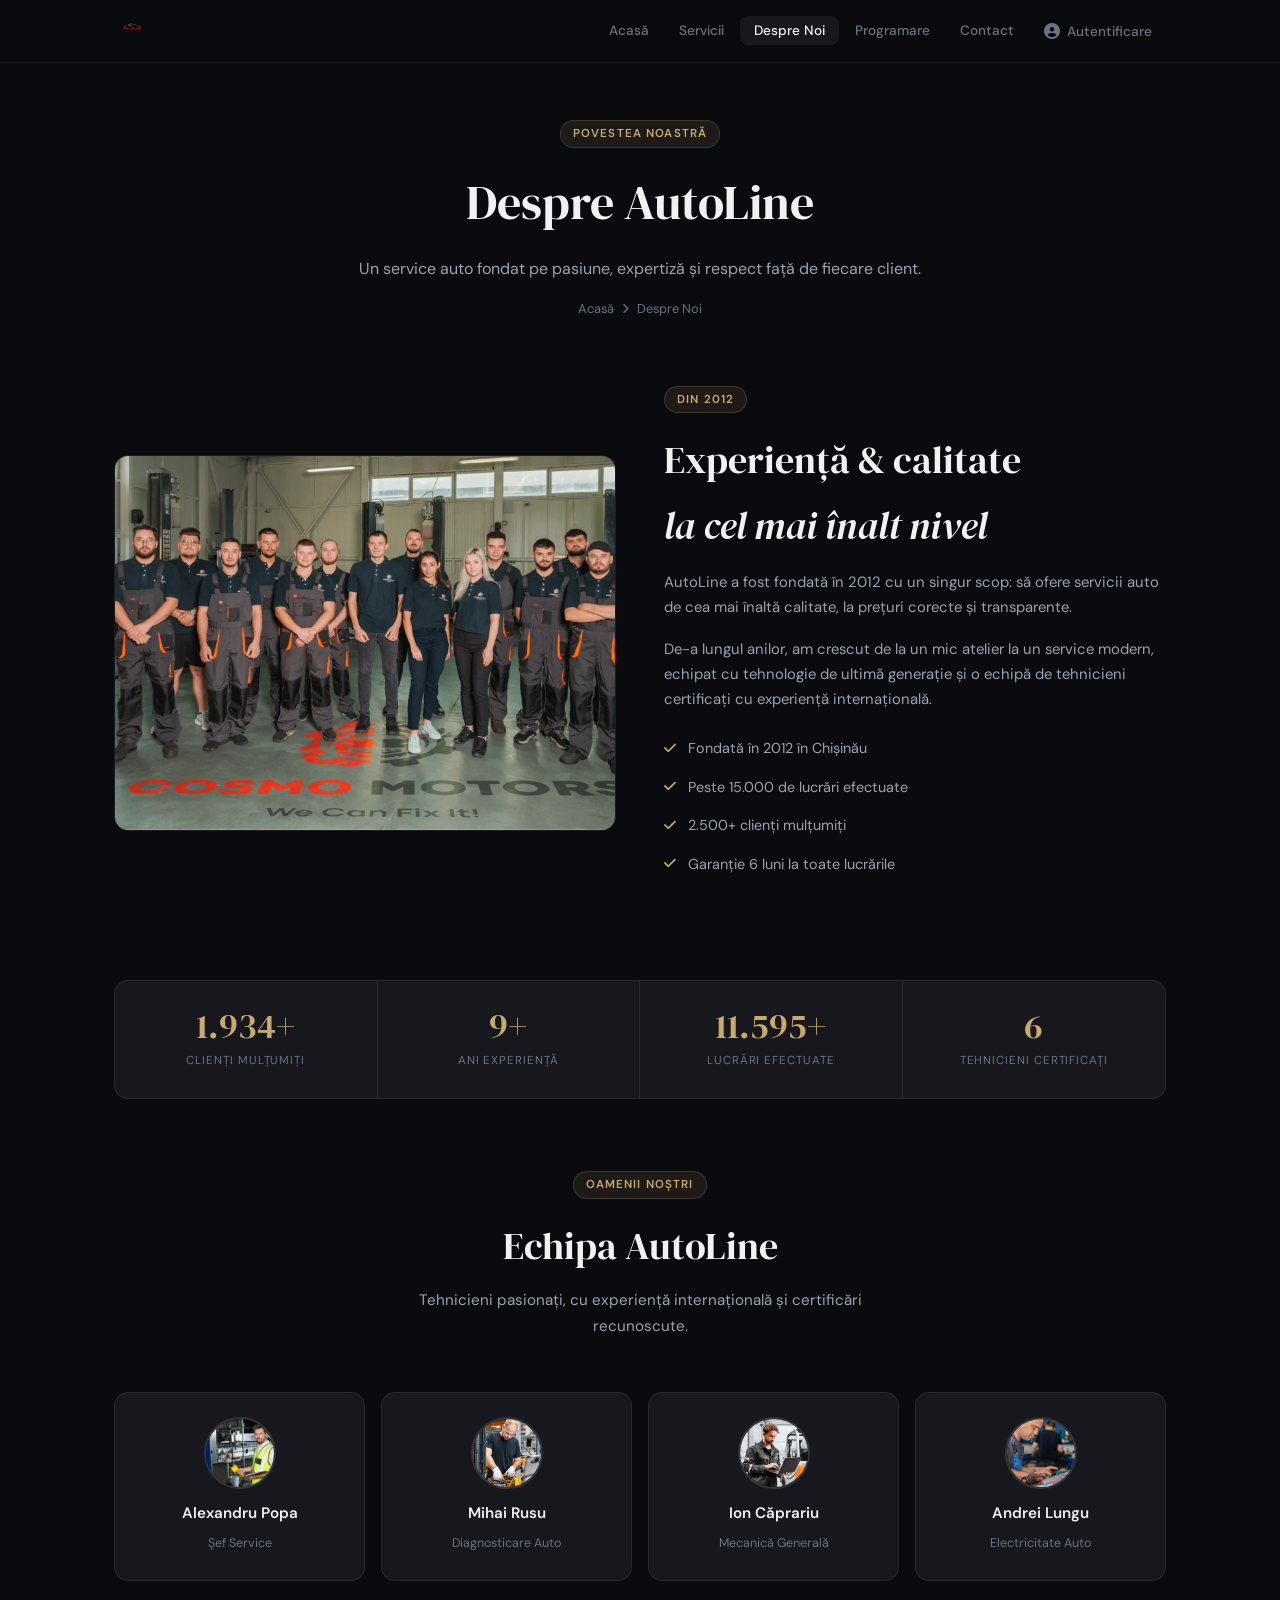
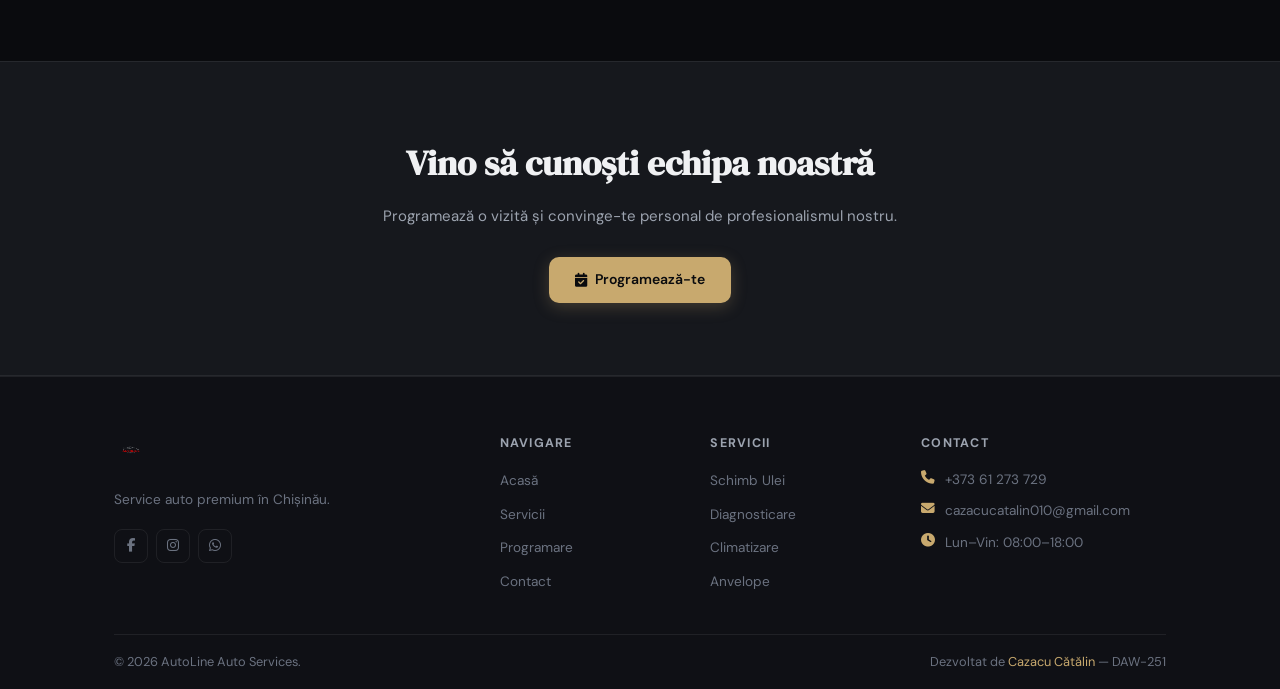
<file: despre.html>
<!DOCTYPE html>
<html lang="ro">
<head>
  <meta charset="UTF-8"/>
  <meta name="viewport" content="width=device-width, initial-scale=1.0"/>
  <title>Despre Noi — AutoLine</title>
  <link href="https://fonts.googleapis.com/css2?family=DM+Sans:wght@300;400;500;600;700&family=DM+Serif+Display:ital@0;1&display=swap" rel="stylesheet"/>
  <link rel="stylesheet" href="https://cdnjs.cloudflare.com/ajax/libs/font-awesome/6.4.0/css/all.min.css"/>
  <link rel="stylesheet" href="css/style.css"/>
</head>
<body>

<nav class="navbar">
  <div class="nav-inner">
    <a href="index.html" class="nav-logo"><img src="poze/AutoLine-removebg.jpg" alt="AutoLine"/></a>
    <ul class="nav-links" id="navLinks">
      <li><a href="index.html"      class="nav-link">Acasă</a></li>
      <li><a href="servicii.html"   class="nav-link">Servicii</a></li>
      <li><a href="despre.html"     class="nav-link active">Despre Noi</a></li>
      <li><a href="programare.html" class="nav-link">Programare</a></li>
      <li><a href="contact.html"    class="nav-link">Contact</a></li>
    </ul>
    <button class="hamburger" id="hamburger"><span></span><span></span><span></span></button>
  </div>
</nav>

<div class="page-hero">
  <span class="tag">Povestea Noastră</span>
  <h1>Despre AutoLine</h1>
  <p>Un service auto fondat pe pasiune, expertiză și respect față de fiecare client.</p>
  <div class="breadcrumb">
    <a href="index.html">Acasă</a>
    <i class="fas fa-chevron-right" style="font-size:0.65rem"></i>
    <span>Despre Noi</span>
  </div>
</div>

<section class="section" style="padding-top:0">
  <div class="container">

    <!-- Intro -->
    <div class="about-intro reveal">
      <div>
        <img src="poze/poza-service.png" alt="Service AutoLine" style="border-radius:var(--r2); border:1px solid var(--border)"/>
      </div>
      <div>
        <span class="tag">Din 2012</span>
        <h2 class="sec-title" style="text-align:left; margin-bottom:12px;">
          Experiență & calitate<br/><em>la cel mai înalt nivel</em>
        </h2>
        <p style="color:var(--gray2); margin-bottom:16px; font-size:0.93rem;">
          AutoLine a fost fondată în 2012 cu un singur scop: să ofere servicii auto de cea mai înaltă calitate, la prețuri corecte și transparente.
        </p>
        <p style="color:var(--gray2); margin-bottom:24px; font-size:0.93rem;">
          De-a lungul anilor, am crescut de la un mic atelier la un service modern, echipat cu tehnologie de ultimă generație și o echipă de tehnicieni certificați cu experiență internațională.
        </p>
        <ul class="why-list">
          <li><i class="fas fa-check"></i> Fondată în 2012 în Chișinău</li>
          <li><i class="fas fa-check"></i> Peste 15.000 de lucrări efectuate</li>
          <li><i class="fas fa-check"></i> 2.500+ clienți mulțumiți</li>
          <li><i class="fas fa-check"></i> Garanție 6 luni la toate lucrările</li>
        </ul>
      </div>
    </div>

    <!-- Stats band -->
    <div class="card" style="display:grid;grid-template-columns:repeat(4,1fr);text-align:center;overflow:hidden;margin-bottom:72px" class="reveal">
      <div style="padding:28px 16px;border-right:1px solid var(--border)">
        <div style="font-family:var(--font-d);font-size:2.2rem;color:var(--accent);line-height:1"><span data-target="2500">0</span>+</div>
        <div style="font-size:0.72rem;color:var(--gray);text-transform:uppercase;letter-spacing:0.08em;margin-top:6px">Clienți Mulțumiți</div>
      </div>
      <div style="padding:28px 16px;border-right:1px solid var(--border)">
        <div style="font-family:var(--font-d);font-size:2.2rem;color:var(--accent);line-height:1"><span data-target="12">0</span>+</div>
        <div style="font-size:0.72rem;color:var(--gray);text-transform:uppercase;letter-spacing:0.08em;margin-top:6px">Ani Experiență</div>
      </div>
      <div style="padding:28px 16px;border-right:1px solid var(--border)">
        <div style="font-family:var(--font-d);font-size:2.2rem;color:var(--accent);line-height:1"><span data-target="15000">0</span>+</div>
        <div style="font-size:0.72rem;color:var(--gray);text-transform:uppercase;letter-spacing:0.08em;margin-top:6px">Lucrări Efectuate</div>
      </div>
      <div style="padding:28px 16px">
        <div style="font-family:var(--font-d);font-size:2.2rem;color:var(--accent);line-height:1"><span data-target="8">0</span></div>
        <div style="font-size:0.72rem;color:var(--gray);text-transform:uppercase;letter-spacing:0.08em;margin-top:6px">Tehnicieni Certificați</div>
      </div>
    </div>

    <!-- Echipa -->
    <div class="sec-header reveal">
      <span class="tag">Oamenii Noștri</span>
      <h2 class="sec-title">Echipa AutoLine</h2>
      <p class="sec-sub">Tehnicieni pasionați, cu experiență internațională și certificări recunoscute.</p>
    </div>
    <div class="team-grid">
      <div class="card team-card reveal">
        <img src="poze/tehnician1.jpg" alt="Tehnician"/>
        <h4>Alexandru Popa</h4>
        <span>Șef Service</span>
      </div>
      <div class="card team-card reveal reveal-d1">
        <img src="poze/tehnician2.jpg" alt="Tehnician"/>
        <h4>Mihai Rusu</h4>
        <span>Diagnosticare Auto</span>
      </div>
      <div class="card team-card reveal reveal-d2">
        <img src="poze/tehnician3.jpg" alt="Tehnician"/>
        <h4>Ion Căprariu</h4>
        <span>Mecanică Generală</span>
      </div>
      <div class="card team-card reveal reveal-d3">
        <img src="poze/tehnician4.jpg" alt="Tehnician"/>
        <h4>Andrei Lungu</h4>
        <span>Electricitate Auto</span>
      </div>
    </div>

  </div>
</section>

<section class="cta-band">
  <h2>Vino să cunoști echipa noastră</h2>
  <p>Programează o vizită și convinge-te personal de profesionalismul nostru.</p>
  <a href="programare.html" class="btn btn-primary">
    <i class="fas fa-calendar-check"></i> Programează-te
  </a>
</section>

<footer class="footer">
  <div class="container">
    <div class="footer-grid">
      <div class="footer-col">
        <img src="poze/AutoLine-removebg.jpg" alt="AutoLine" class="footer-logo"/>
        <p>Service auto premium în Chișinău.</p>
        <div class="social-row">
          <a href="#"><i class="fab fa-facebook-f"></i></a>
          <a href="#"><i class="fab fa-instagram"></i></a>
          <a href="#"><i class="fab fa-whatsapp"></i></a>
        </div>
      </div>
      <div class="footer-col">
        <h4>Navigare</h4>
        <ul>
          <li><a href="index.html">Acasă</a></li>
          <li><a href="servicii.html">Servicii</a></li>
          <li><a href="programare.html">Programare</a></li>
          <li><a href="contact.html">Contact</a></li>
        </ul>
      </div>
      <div class="footer-col">
        <h4>Servicii</h4>
        <ul>
          <li><a href="servicii.html">Schimb Ulei</a></li>
          <li><a href="servicii.html">Diagnosticare</a></li>
          <li><a href="servicii.html">Climatizare</a></li>
          <li><a href="servicii.html">Anvelope</a></li>
        </ul>
      </div>
      <div class="footer-col">
        <h4>Contact</h4>
        <ul class="footer-contact">
          <li><i class="fas fa-phone"></i> +373 61 273 729</li>
          <li><i class="fas fa-envelope"></i> cazacucatalin010@gmail.com</li>
          <li><i class="fas fa-clock"></i> Lun–Vin: 08:00–18:00</li>
        </ul>
      </div>
    </div>
    <div class="footer-bottom">
      <p>© 2026 AutoLine Auto Services.</p>
      <p>Dezvoltat de <span class="text-accent">Cazacu Cătălin</span> — DAW-251</p>
    </div>
  </div>
</footer>

<script src="js/db.js"></script>
<script src="js/common.js"></script>
<script src="js/auth.js"></script>
</body>
</html>
</file>
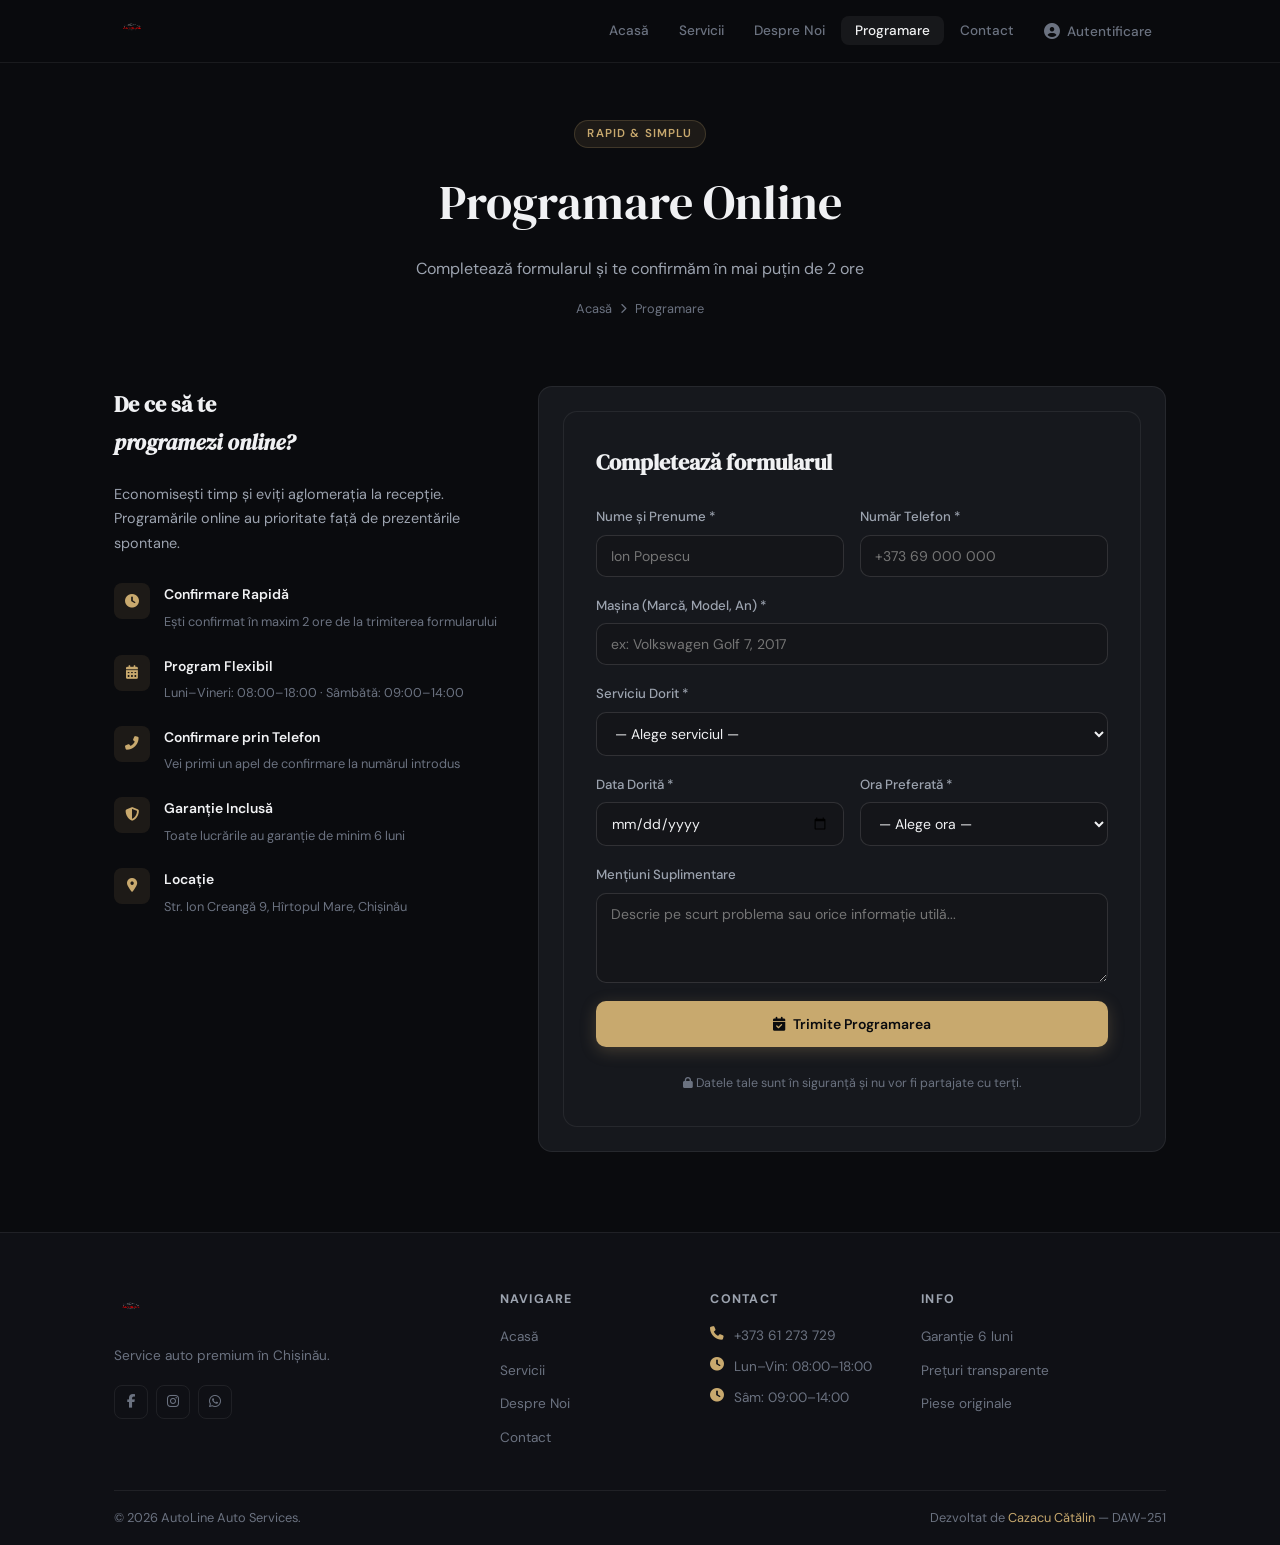
<file: programare.html>
<!DOCTYPE html>
<html lang="ro">
<head>
  <meta charset="UTF-8"/>
  <meta name="viewport" content="width=device-width, initial-scale=1.0"/>
  <title>Programare Online — AutoLine</title>
  <link href="https://fonts.googleapis.com/css2?family=DM+Sans:wght@300;400;500;600;700&family=DM+Serif+Display:ital@0;1&display=swap" rel="stylesheet"/>
  <link rel="stylesheet" href="https://cdnjs.cloudflare.com/ajax/libs/font-awesome/6.4.0/css/all.min.css"/>
  <link rel="stylesheet" href="css/style.css"/>
</head>
<body>

<nav class="navbar">
  <div class="nav-inner">
    <a href="index.html" class="nav-logo"><img src="poze/AutoLine-removebg.jpg" alt="AutoLine"/></a>
    <ul class="nav-links" id="navLinks">
      <li><a href="index.html"      class="nav-link">Acasă</a></li>
      <li><a href="servicii.html"   class="nav-link">Servicii</a></li>
      <li><a href="despre.html"     class="nav-link">Despre Noi</a></li>
      <li><a href="programare.html" class="nav-link active">Programare</a></li>
      <li><a href="contact.html"    class="nav-link">Contact</a></li>
    </ul>
    <button class="hamburger" id="hamburger"><span></span><span></span><span></span></button>
  </div>
</nav>

<div class="page-hero">
  <span class="tag">Rapid & Simplu</span>
  <h1>Programare Online</h1>
  <p>Completează formularul și te confirmăm în mai puțin de 2 ore</p>
  <div class="breadcrumb">
    <a href="index.html">Acasă</a>
    <i class="fas fa-chevron-right" style="font-size:0.65rem"></i>
    <span>Programare</span>
  </div>
</div>

<section class="section" style="padding-top:0">
  <div class="container">
    <div class="booking-layout">

      <!-- STÂNGA: INFO -->
      <div class="booking-info-panel reveal">
        <h3>De ce să te<br/><em>programezi online?</em></h3>
        <p style="color:var(--gray2); margin:16px 0 28px; font-size:0.9rem;">
          Economisești timp și eviți aglomerația la recepție. Programările online au prioritate față de prezentările spontane.
        </p>
        <div class="info-item">
          <div class="info-item-icon"><i class="fas fa-clock"></i></div>
          <div>
            <strong>Confirmare Rapidă</strong>
            <span>Ești confirmat în maxim 2 ore de la trimiterea formularului</span>
          </div>
        </div>
        <div class="info-item">
          <div class="info-item-icon"><i class="fas fa-calendar-alt"></i></div>
          <div>
            <strong>Program Flexibil</strong>
            <span>Luni–Vineri: 08:00–18:00 · Sâmbătă: 09:00–14:00</span>
          </div>
        </div>
        <div class="info-item">
          <div class="info-item-icon"><i class="fas fa-phone-alt"></i></div>
          <div>
            <strong>Confirmare prin Telefon</strong>
            <span>Vei primi un apel de confirmare la numărul introdus</span>
          </div>
        </div>
        <div class="info-item">
          <div class="info-item-icon"><i class="fas fa-shield-alt"></i></div>
          <div>
            <strong>Garanție Inclusă</strong>
            <span>Toate lucrările au garanție de minim 6 luni</span>
          </div>
        </div>
        <div class="info-item">
          <div class="info-item-icon"><i class="fas fa-map-marker-alt"></i></div>
          <div>
            <strong>Locație</strong>
            <span>Str. Ion Creangă 9, Hîrtopul Mare, Chișinău</span>
          </div>
        </div>
      </div>

      <!-- DREAPTA: FORMULAR -->
      <div class="booking-form-panel reveal reveal-d1">
        <div class="card" style="padding:32px">

          <!-- Formularul -->
          <div id="formSection">
            <h3 style="font-family:var(--font-d); font-size:1.4rem; margin-bottom:24px;">
              Completează formularul
            </h3>
            <form class="booking-form" id="bookingForm" onsubmit="submitBooking(event)">
              <div class="form-row">
                <div class="form-group">
                  <label>Nume și Prenume *</label>
                  <input type="text" id="bName" placeholder="Ion Popescu" required/>
                </div>
                <div class="form-group">
                  <label>Număr Telefon *</label>
                  <input type="tel" id="bPhone" placeholder="+373 69 000 000" required/>
                </div>
              </div>
              <div class="form-group">
                <label>Mașina (Marcă, Model, An) *</label>
                <input type="text" id="bCar" placeholder="ex: Volkswagen Golf 7, 2017" required/>
              </div>
              <div class="form-group">
                <label>Serviciu Dorit *</label>
                <select id="bService" required>
                  <option value="">— Alege serviciul —</option>
                  <option>Schimb Ulei & Filtre</option>
                  <option>Diagnosticare Auto</option>
                  <option>Climatizare & AC</option>
                  <option>Anvelope & Jante</option>
                  <option>Frâne & Suspensie</option>
                  <option>ITP & Revizie</option>
                  <option>Curățare Exterior</option>
                  <option>Curățare Interior</option>
                  <option>Electricitate Auto</option>
                  <option>Alt serviciu</option>
                </select>
              </div>
              <div class="form-row">
                <div class="form-group">
                  <label>Data Dorită *</label>
                  <input type="date" id="bDate" required/>
                </div>
                <div class="form-group">
                  <label>Ora Preferată *</label>
                  <select id="bTime" required>
                    <option value="">— Alege ora —</option>
                    <option>08:00</option><option>08:30</option>
                    <option>09:00</option><option>09:30</option>
                    <option>10:00</option><option>10:30</option>
                    <option>11:00</option><option>11:30</option>
                    <option>12:00</option><option>12:30</option>
                    <option>13:00</option><option>13:30</option>
                    <option>14:00</option><option>14:30</option>
                    <option>15:00</option><option>15:30</option>
                    <option>16:00</option><option>16:30</option>
                    <option>17:00</option><option>17:30</option>
                  </select>
                </div>
              </div>
              <div class="form-group">
                <label>Mențiuni Suplimentare</label>
                <textarea id="bNotes" placeholder="Descrie pe scurt problema sau orice informație utilă..."></textarea>
              </div>
              <button type="submit" class="btn btn-primary" style="width:100%; justify-content:center; padding:14px;">
                <i class="fas fa-calendar-check"></i> Trimite Programarea
              </button>
              <p style="color:var(--gray); font-size:0.78rem; text-align:center; margin-top:8px;">
                <i class="fas fa-lock" style="font-size:0.7rem"></i> Datele tale sunt în siguranță și nu vor fi partajate cu terți.
              </p>
            </form>
          </div>

          <!-- Confirmare dupa submit -->
          <div class="booking-success" id="successSection">
            <i class="fas fa-circle-check"></i>
            <h3>Programare Trimisă!</h3>
            <p style="margin-bottom:20px;">Mulțumim! Vei fi contactat în maxim 2 ore pentru confirmare.</p>
            <a href="index.html" class="btn btn-ghost">
              <i class="fas fa-home"></i> Înapoi Acasă
            </a>
          </div>

        </div>
      </div>
    </div>
  </div>
</section>

<footer class="footer">
  <div class="container">
    <div class="footer-grid">
      <div class="footer-col">
        <img src="poze/AutoLine-removebg.jpg" alt="AutoLine" class="footer-logo"/>
        <p>Service auto premium în Chișinău.</p>
        <div class="social-row">
          <a href="#"><i class="fab fa-facebook-f"></i></a>
          <a href="#"><i class="fab fa-instagram"></i></a>
          <a href="#"><i class="fab fa-whatsapp"></i></a>
        </div>
      </div>
      <div class="footer-col">
        <h4>Navigare</h4>
        <ul>
          <li><a href="index.html">Acasă</a></li>
          <li><a href="servicii.html">Servicii</a></li>
          <li><a href="despre.html">Despre Noi</a></li>
          <li><a href="contact.html">Contact</a></li>
        </ul>
      </div>
      <div class="footer-col">
        <h4>Contact</h4>
        <ul class="footer-contact">
          <li><i class="fas fa-phone"></i> +373 61 273 729</li>
          <li><i class="fas fa-clock"></i> Lun–Vin: 08:00–18:00</li>
          <li><i class="fas fa-clock"></i> Sâm: 09:00–14:00</li>
        </ul>
      </div>
      <div class="footer-col">
        <h4>Info</h4>
        <ul>
          <li><a href="#">Garanție 6 luni</a></li>
          <li><a href="#">Prețuri transparente</a></li>
          <li><a href="#">Piese originale</a></li>
        </ul>
      </div>
    </div>
    <div class="footer-bottom">
      <p>© 2026 AutoLine Auto Services.</p>
      <p>Dezvoltat de <span class="text-accent">Cazacu Cătălin</span> — DAW-251</p>
    </div>
  </div>
</footer>

<div id="toast"></div>
<script src="js/db.js"></script>
<script src="js/common.js"></script>
<script src="js/auth.js"></script>
<script>
  // Seteaza data minima la azi
  document.getElementById('bDate').min = new Date().toISOString().split('T')[0];

  function submitBooking(e) {
    e.preventDefault();
    const booking = {
      name:    document.getElementById('bName').value.trim(),
      phone:   document.getElementById('bPhone').value.trim(),
      car:     document.getElementById('bCar').value.trim(),
      service: document.getElementById('bService').value,
      date:    document.getElementById('bDate').value,
      time:    document.getElementById('bTime').value,
      notes:   document.getElementById('bNotes').value.trim(),
    };
    DB.addBooking(booking);
    document.getElementById('formSection').style.display = 'none';
    document.getElementById('successSection').style.display = 'block';
  }
</script>
</body>
</html>
</file>
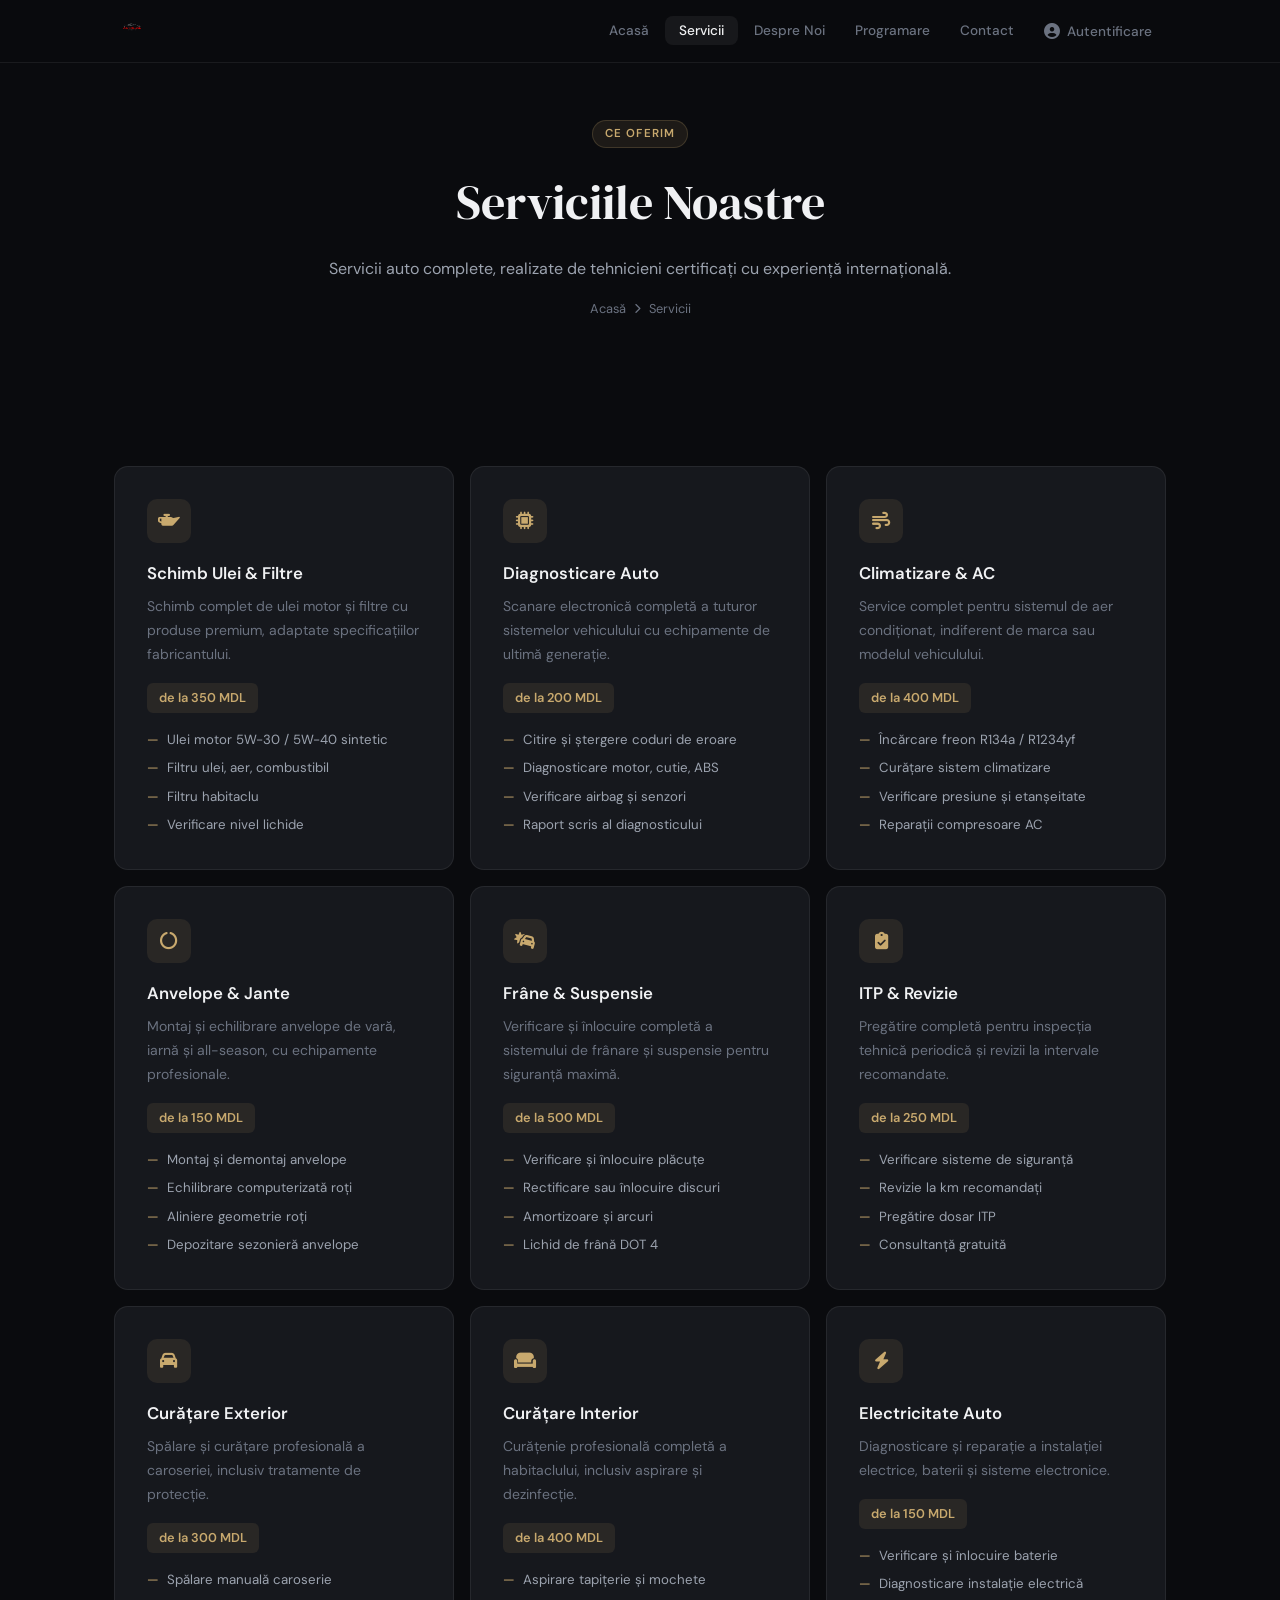
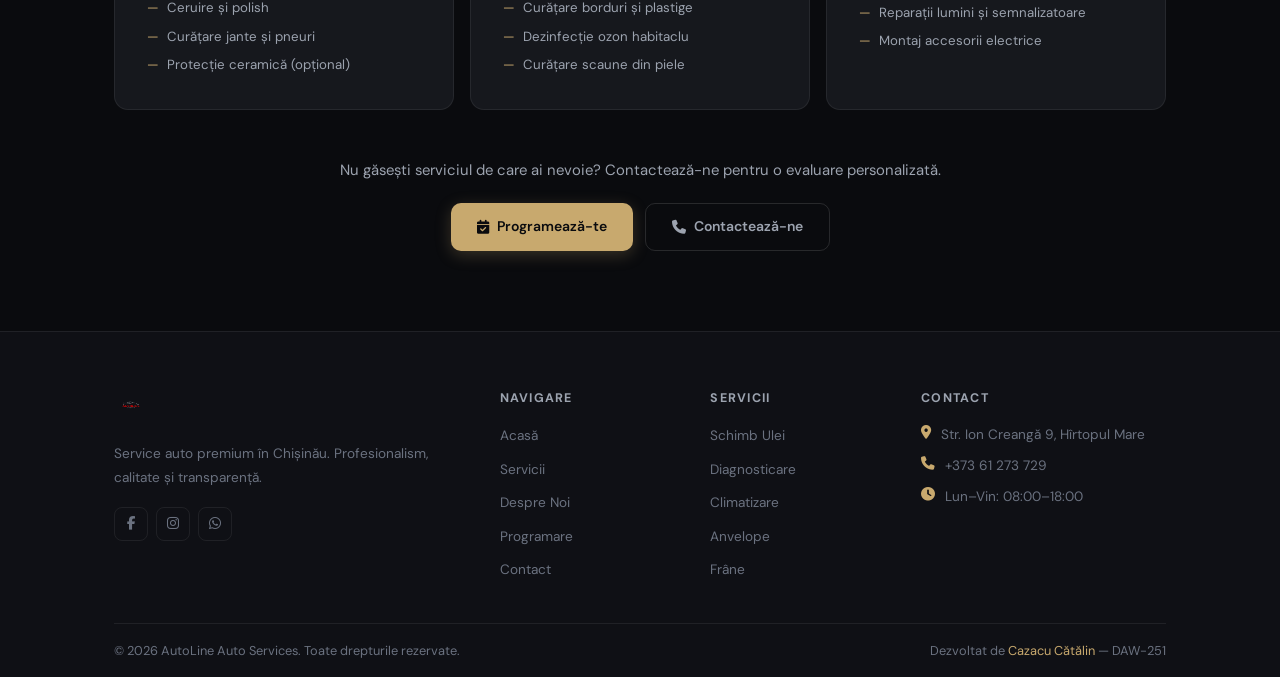
<file: servicii.html>
<!DOCTYPE html>
<html lang="ro">
<head>
  <meta charset="UTF-8"/>
  <meta name="viewport" content="width=device-width, initial-scale=1.0"/>
  <title>Servicii — AutoLine</title>
  <link href="https://fonts.googleapis.com/css2?family=DM+Sans:wght@300;400;500;600;700&family=DM+Serif+Display:ital@0;1&display=swap" rel="stylesheet"/>
  <link rel="stylesheet" href="https://cdnjs.cloudflare.com/ajax/libs/font-awesome/6.4.0/css/all.min.css"/>
  <link rel="stylesheet" href="css/style.css"/>
</head>
<body>

<nav class="navbar">
  <div class="nav-inner">
    <a href="index.html" class="nav-logo"><img src="poze/AutoLine-removebg.jpg" alt="AutoLine"/></a>
    <ul class="nav-links" id="navLinks">
      <li><a href="index.html"      class="nav-link">Acasă</a></li>
      <li><a href="servicii.html"   class="nav-link active">Servicii</a></li>
      <li><a href="despre.html"     class="nav-link">Despre Noi</a></li>
      <li><a href="programare.html" class="nav-link">Programare</a></li>
      <li><a href="contact.html"    class="nav-link">Contact</a></li>
    </ul>
    <button class="hamburger" id="hamburger"><span></span><span></span><span></span></button>
  </div>
</nav>

<div class="page-hero">
  <span class="tag">Ce Oferim</span>
  <h1>Serviciile Noastre</h1>
  <p>Servicii auto complete, realizate de tehnicieni certificați cu experiență internațională.</p>
  <div class="breadcrumb">
    <a href="index.html">Acasă</a>
    <i class="fas fa-chevron-right" style="font-size:0.65rem"></i>
    <span>Servicii</span>
  </div>
</div>

<section class="section">
  <div class="container">
    <div class="services-full-grid">

      <div class="card svc-card-full reveal">
        <div class="service-icon"><i class="fas fa-oil-can"></i></div>
        <h3>Schimb Ulei & Filtre</h3>
        <p>Schimb complet de ulei motor și filtre cu produse premium, adaptate specificațiilor fabricantului.</p>
        <span class="svc-price-tag">de la 350 MDL</span>
        <ul class="svc-details">
          <li>Ulei motor 5W-30 / 5W-40 sintetic</li>
          <li>Filtru ulei, aer, combustibil</li>
          <li>Filtru habitaclu</li>
          <li>Verificare nivel lichide</li>
        </ul>
      </div>

      <div class="card svc-card-full reveal reveal-d1">
        <div class="service-icon"><i class="fas fa-microchip"></i></div>
        <h3>Diagnosticare Auto</h3>
        <p>Scanare electronică completă a tuturor sistemelor vehiculului cu echipamente de ultimă generație.</p>
        <span class="svc-price-tag">de la 200 MDL</span>
        <ul class="svc-details">
          <li>Citire și ștergere coduri de eroare</li>
          <li>Diagnosticare motor, cutie, ABS</li>
          <li>Verificare airbag și senzori</li>
          <li>Raport scris al diagnosticului</li>
        </ul>
      </div>

      <div class="card svc-card-full reveal reveal-d2">
        <div class="service-icon"><i class="fas fa-wind"></i></div>
        <h3>Climatizare & AC</h3>
        <p>Service complet pentru sistemul de aer condiționat, indiferent de marca sau modelul vehiculului.</p>
        <span class="svc-price-tag">de la 400 MDL</span>
        <ul class="svc-details">
          <li>Încărcare freon R134a / R1234yf</li>
          <li>Curățare sistem climatizare</li>
          <li>Verificare presiune și etanșeitate</li>
          <li>Reparații compresoare AC</li>
        </ul>
      </div>

      <div class="card svc-card-full reveal reveal-d3">
        <div class="service-icon"><i class="fas fa-circle-notch"></i></div>
        <h3>Anvelope & Jante</h3>
        <p>Montaj și echilibrare anvelope de vară, iarnă și all-season, cu echipamente profesionale.</p>
        <span class="svc-price-tag">de la 150 MDL</span>
        <ul class="svc-details">
          <li>Montaj și demontaj anvelope</li>
          <li>Echilibrare computerizată roți</li>
          <li>Aliniere geometrie roți</li>
          <li>Depozitare sezonieră anvelope</li>
        </ul>
      </div>

      <div class="card svc-card-full reveal reveal-d4">
        <div class="service-icon"><i class="fas fa-car-burst"></i></div>
        <h3>Frâne & Suspensie</h3>
        <p>Verificare și înlocuire completă a sistemului de frânare și suspensie pentru siguranță maximă.</p>
        <span class="svc-price-tag">de la 500 MDL</span>
        <ul class="svc-details">
          <li>Verificare și înlocuire plăcuțe</li>
          <li>Rectificare sau înlocuire discuri</li>
          <li>Amortizoare și arcuri</li>
          <li>Lichid de frână DOT 4</li>
        </ul>
      </div>

      <div class="card svc-card-full reveal reveal-d5">
        <div class="service-icon"><i class="fas fa-clipboard-check"></i></div>
        <h3>ITP & Revizie</h3>
        <p>Pregătire completă pentru inspecția tehnică periodică și revizii la intervale recomandate.</p>
        <span class="svc-price-tag">de la 250 MDL</span>
        <ul class="svc-details">
          <li>Verificare sisteme de siguranță</li>
          <li>Revizie la km recomandați</li>
          <li>Pregătire dosar ITP</li>
          <li>Consultanță gratuită</li>
        </ul>
      </div>

      <div class="card svc-card-full reveal">
        <div class="service-icon"><i class="fas fa-car"></i></div>
        <h3>Curățare Exterior</h3>
        <p>Spălare și curățare profesională a caroseriei, inclusiv tratamente de protecție.</p>
        <span class="svc-price-tag">de la 300 MDL</span>
        <ul class="svc-details">
          <li>Spălare manuală caroserie</li>
          <li>Ceruire și polish</li>
          <li>Curățare jante și pneuri</li>
          <li>Protecție ceramică (opțional)</li>
        </ul>
      </div>

      <div class="card svc-card-full reveal reveal-d1">
        <div class="service-icon"><i class="fas fa-couch"></i></div>
        <h3>Curățare Interior</h3>
        <p>Curățenie profesională completă a habitaclului, inclusiv aspirare și dezinfecție.</p>
        <span class="svc-price-tag">de la 400 MDL</span>
        <ul class="svc-details">
          <li>Aspirare tapițerie și mochete</li>
          <li>Curățare borduri și plastige</li>
          <li>Dezinfecție ozon habitaclu</li>
          <li>Curățare scaune din piele</li>
        </ul>
      </div>

      <div class="card svc-card-full reveal reveal-d2">
        <div class="service-icon"><i class="fas fa-bolt"></i></div>
        <h3>Electricitate Auto</h3>
        <p>Diagnosticare și reparație a instalației electrice, baterii și sisteme electronice.</p>
        <span class="svc-price-tag">de la 150 MDL</span>
        <ul class="svc-details">
          <li>Verificare și înlocuire baterie</li>
          <li>Diagnosticare instalație electrică</li>
          <li>Reparații lumini și semnalizatoare</li>
          <li>Montaj accesorii electrice</li>
        </ul>
      </div>

    </div>

    <div style="text-align:center; margin-top:48px;" class="reveal">
      <p style="color:var(--gray2); margin-bottom:20px; font-size:0.93rem;">Nu găsești serviciul de care ai nevoie? Contactează-ne pentru o evaluare personalizată.</p>
      <div style="display:flex; gap:12px; justify-content:center; flex-wrap:wrap;">
        <a href="programare.html" class="btn btn-primary"><i class="fas fa-calendar-check"></i> Programează-te</a>
        <a href="contact.html"    class="btn btn-ghost"><i class="fas fa-phone"></i> Contactează-ne</a>
      </div>
    </div>
  </div>
</section>

<footer class="footer">
  <div class="container">
    <div class="footer-grid">
      <div class="footer-col">
        <img src="poze/AutoLine-removebg.jpg" alt="AutoLine" class="footer-logo"/>
        <p>Service auto premium în Chișinău. Profesionalism, calitate și transparență.</p>
        <div class="social-row">
          <a href="#"><i class="fab fa-facebook-f"></i></a>
          <a href="#"><i class="fab fa-instagram"></i></a>
          <a href="#"><i class="fab fa-whatsapp"></i></a>
        </div>
      </div>
      <div class="footer-col">
        <h4>Navigare</h4>
        <ul>
          <li><a href="index.html">Acasă</a></li>
          <li><a href="servicii.html">Servicii</a></li>
          <li><a href="despre.html">Despre Noi</a></li>
          <li><a href="programare.html">Programare</a></li>
          <li><a href="contact.html">Contact</a></li>
        </ul>
      </div>
      <div class="footer-col">
        <h4>Servicii</h4>
        <ul>
          <li><a href="#">Schimb Ulei</a></li>
          <li><a href="#">Diagnosticare</a></li>
          <li><a href="#">Climatizare</a></li>
          <li><a href="#">Anvelope</a></li>
          <li><a href="#">Frâne</a></li>
        </ul>
      </div>
      <div class="footer-col">
        <h4>Contact</h4>
        <ul class="footer-contact">
          <li><i class="fas fa-map-marker-alt"></i> Str. Ion Creangă 9, Hîrtopul Mare</li>
          <li><i class="fas fa-phone"></i> +373 61 273 729</li>
          <li><i class="fas fa-clock"></i> Lun–Vin: 08:00–18:00</li>
        </ul>
      </div>
    </div>
    <div class="footer-bottom">
      <p>© 2026 AutoLine Auto Services. Toate drepturile rezervate.</p>
      <p>Dezvoltat de <span class="text-accent">Cazacu Cătălin</span> — DAW-251</p>
    </div>
  </div>
</footer>

<script src="js/db.js"></script>
<script src="js/common.js"></script>
<script src="js/auth.js"></script>
</body>
</html>
</file>
<file: css/style.css>
/* ================================================================
   AutoLine — style.css  |  Tema dark, minimalist, centrat
================================================================ */

/* ---- FONTURI ---- */
@import url('https://fonts.googleapis.com/css2?family=DM+Sans:wght@300;400;500;600;700&family=DM+Serif+Display:ital@0;1&display=swap');

/* ---- VARIABILE ---- */
:root {
  --bg:       #0a0b0e;
  --bg2:      #0f1015;
  --bg3:      #141519;
  --card:     #16181d;
  --card2:    #1c1e24;
  --border:   rgba(255,255,255,0.07);
  --border2:  rgba(255,255,255,0.12);
  --accent:   #c8a96e;        /* auriu cald */
  --accent2:  #e8c98e;
  --white:    #f0f1f3;
  --gray:     #6b7280;
  --gray2:    #9ca3af;
  --success:  #4ade80;
  --warning:  #fbbf24;
  --danger:   #f87171;
  --font:     'DM Sans', sans-serif;
  --font-d:   'DM Serif Display', serif;
  --r:        10px;
  --r2:       14px;
  --transition: all 0.22s ease;
  --shadow:   0 4px 24px rgba(0,0,0,0.4);
  --shadow2:  0 8px 40px rgba(0,0,0,0.55);
}

/* ---- RESET ---- */
*, *::before, *::after { box-sizing: border-box; margin: 0; padding: 0; }
html { scroll-behavior: smooth; }
body {
  background: var(--bg);
  color: var(--white);
  font-family: var(--font);
  font-size: 15px;
  line-height: 1.7;
  overflow-x: hidden;
  -webkit-font-smoothing: antialiased;
}

/* Scrollbar */
::-webkit-scrollbar { width: 4px; }
::-webkit-scrollbar-track { background: var(--bg); }
::-webkit-scrollbar-thumb { background: rgba(255,255,255,0.1); border-radius: 4px; }

/* ---- UTILITARE ---- */
.container { max-width: 1100px; margin: 0 auto; padding: 0 24px; }
.section    { padding: 80px 0; }
.text-accent { color: var(--accent); }
.center  { text-align: center; }

/* ---- BUTOANE ---- */
.btn {
  display: inline-flex; align-items: center; gap: 8px;
  padding: 11px 26px; border-radius: var(--r);
  font-family: var(--font); font-size: 0.875rem; font-weight: 600;
  text-decoration: none; cursor: pointer; border: none;
  transition: var(--transition); white-space: nowrap;
}
.btn-primary {
  background: var(--accent);
  color: #0a0b0e;
  box-shadow: 0 4px 16px rgba(200,169,110,0.25);
}
.btn-primary:hover { background: var(--accent2); transform: translateY(-1px); box-shadow: 0 6px 24px rgba(200,169,110,0.35); }

.btn-ghost {
  background: transparent; color: var(--gray2);
  border: 1px solid var(--border2);
}
.btn-ghost:hover { background: var(--card2); color: var(--white); border-color: rgba(255,255,255,0.2); }

.btn-danger {
  background: rgba(248,113,113,0.1); color: var(--danger);
  border: 1px solid rgba(248,113,113,0.2);
}
.btn-danger:hover { background: rgba(248,113,113,0.18); }

.btn-sm { padding: 7px 16px; font-size: 0.8rem; }

/* ---- NAVBAR ---- */
.navbar {
  position: fixed; top: 0; left: 0; right: 0; z-index: 1000;
  background: rgba(10,11,14,0.92);
  backdrop-filter: blur(16px);
  -webkit-backdrop-filter: blur(16px);
  border-bottom: 1px solid var(--border);
}
.nav-inner {
  max-width: 1100px; margin: 0 auto; padding: 0 24px;
  height: 62px; display: flex; align-items: center; justify-content: space-between;
}
.nav-logo img { height: 36px; object-fit: contain; }

.nav-links { display: flex; align-items: center; gap: 2px; list-style: none; }
.nav-link {
  color: var(--gray); text-decoration: none;
  padding: 6px 14px; border-radius: 8px;
  font-size: 0.85rem; font-weight: 500;
  transition: var(--transition);
}
.nav-link:hover, .nav-link.active { color: var(--white); background: rgba(255,255,255,0.06); }
.nav-link.nav-accent { color: var(--accent); }
.nav-link.nav-accent:hover { background: rgba(200,169,110,0.1); }

.hamburger { display: none; flex-direction: column; gap: 5px; background: none; border: none; cursor: pointer; padding: 4px; }
.hamburger span { display: block; width: 20px; height: 2px; background: var(--gray2); border-radius: 2px; transition: var(--transition); }

/* ---- PAGE HERO (pagini interioare) ---- */
.page-hero {
  padding: 120px 24px 64px;
  text-align: center; max-width: 700px; margin: 0 auto;
}
.page-hero h1 { font-family: var(--font-d); font-size: clamp(2rem,5vw,3rem); font-weight: 400; margin-bottom: 12px; }
.page-hero p  { color: var(--gray2); font-size: 1rem; }

/* ---- BREADCRUMB ---- */
.breadcrumb {
  display: inline-flex; align-items: center; gap: 8px;
  margin-top: 16px; font-size: 0.8rem; color: var(--gray);
}
.breadcrumb a { color: var(--gray); text-decoration: none; }
.breadcrumb a:hover { color: var(--accent); }

/* ---- TAG ---- */
.tag {
  display: inline-block;
  background: rgba(200,169,110,0.1); color: var(--accent);
  border: 1px solid rgba(200,169,110,0.2);
  padding: 3px 12px; border-radius: 999px;
  font-size: 0.72rem; font-weight: 600; letter-spacing: 0.1em;
  text-transform: uppercase; margin-bottom: 14px;
}

/* ---- SECTION HEADER ---- */
.sec-header { text-align: center; margin-bottom: 52px; }
.sec-title { font-family: var(--font-d); font-size: clamp(1.7rem,3.5vw,2.4rem); font-weight: 400; margin-bottom: 10px; }
.sec-sub { color: var(--gray2); max-width: 520px; margin: 0 auto; font-size: 0.95rem; }

/* ---- CARD ---- */
.card {
  background: var(--card);
  border: 1px solid var(--border);
  border-radius: var(--r2);
  transition: var(--transition);
}
.card:hover {
  border-color: rgba(200,169,110,0.2);
  box-shadow: 0 0 0 1px rgba(200,169,110,0.07), var(--shadow);
}

/* ---- DIVIDER ---- */
.divider { height: 1px; background: var(--border); margin: 0; }

/* ---- BADGE STATUS ---- */
.badge {
  display: inline-flex; align-items: center; gap: 5px;
  padding: 3px 10px; border-radius: 999px; font-size: 0.75rem; font-weight: 600;
}
.badge-pending   { background: rgba(251,191,36,0.12);  color: var(--warning); }
.badge-confirmed { background: rgba(74,222,128,0.12);  color: var(--success); }
.badge-completed { background: rgba(200,169,110,0.12); color: var(--accent); }
.badge-cancelled { background: rgba(248,113,113,0.12); color: var(--danger); }

/* ---- FORM ELEMENTE ---- */
.form-group { display: flex; flex-direction: column; gap: 6px; }
.form-group label { font-size: 0.83rem; font-weight: 500; color: var(--gray2); }
.form-group input,
.form-group select,
.form-group textarea {
  background: var(--bg3); color: var(--white);
  border: 1px solid var(--border2);
  border-radius: var(--r); padding: 11px 14px;
  font-family: var(--font); font-size: 0.875rem;
  transition: var(--transition); outline: none;
  width: 100%;
}
.form-group input:focus,
.form-group select:focus,
.form-group textarea:focus {
  border-color: var(--accent);
  box-shadow: 0 0 0 3px rgba(200,169,110,0.1);
}
.form-group select option { background: var(--bg3); }
.form-group textarea { resize: vertical; min-height: 90px; }

/* ---- NOTIFICATION TOAST ---- */
#toast {
  position: fixed; bottom: 28px; right: 28px; z-index: 9999;
  background: var(--card2); border: 1px solid var(--border2);
  border-radius: var(--r); padding: 14px 20px;
  font-size: 0.87rem; font-weight: 500;
  box-shadow: var(--shadow2);
  transform: translateY(80px); opacity: 0;
  transition: transform 0.3s ease, opacity 0.3s ease;
  max-width: 320px;
}
#toast.show { transform: translateY(0); opacity: 1; }
#toast.success { border-color: rgba(74,222,128,0.3); color: var(--success); }
#toast.error   { border-color: rgba(248,113,113,0.3); color: var(--danger); }

/* ---- REVEAL ANIMATIONS ---- */
.reveal { opacity: 0; transform: translateY(24px); transition: opacity 0.6s ease, transform 0.6s ease; }
.reveal.in { opacity: 1; transform: translateY(0); }
.reveal-d1 { transition-delay: 80ms; }
.reveal-d2 { transition-delay: 160ms; }
.reveal-d3 { transition-delay: 240ms; }
.reveal-d4 { transition-delay: 320ms; }
.reveal-d5 { transition-delay: 400ms; }

/* ---- MODAL ---- */
.modal-overlay {
  position: fixed; inset: 0; background: rgba(0,0,0,0.7);
  backdrop-filter: blur(4px); z-index: 2000;
  display: flex; align-items: center; justify-content: center;
  padding: 20px;
  opacity: 0; pointer-events: none; transition: opacity 0.2s ease;
}
.modal-overlay.open { opacity: 1; pointer-events: all; }
.modal-box {
  background: var(--bg2); border: 1px solid var(--border2);
  border-radius: var(--r2); padding: 32px;
  width: 100%; max-width: 540px; max-height: 90vh; overflow-y: auto;
  transform: scale(0.96); transition: transform 0.2s ease;
}
.modal-overlay.open .modal-box { transform: scale(1); }
.modal-head {
  display: flex; justify-content: space-between; align-items: center; margin-bottom: 24px;
}
.modal-head h3 { font-family: var(--font-d); font-size: 1.4rem; font-weight: 400; }
.modal-close { background: none; border: none; color: var(--gray); cursor: pointer; font-size: 1.3rem; line-height: 1; }
.modal-close:hover { color: var(--white); }

/* ================================================================
   HOMEPAGE
================================================================ */

/* Hero */
.hero {
  min-height: 100vh;
  display: flex; align-items: center; justify-content: center;
  text-align: center;
  padding: 100px 24px 80px;
  position: relative;
}
.hero-inner { max-width: 760px; }
.hero-title {
  font-family: var(--font-d);
  font-size: clamp(2.6rem, 6vw, 4.2rem);
  font-weight: 400; line-height: 1.12;
  margin-bottom: 18px; letter-spacing: -0.01em;
}
.hero-sub { color: var(--gray2); font-size: 1.05rem; max-width: 520px; margin: 0 auto 36px; }
.hero-btns { display: flex; gap: 12px; justify-content: center; flex-wrap: wrap; margin-bottom: 56px; }

/* Stats row */
.hero-stats {
  display: flex; justify-content: center; gap: 0;
  border: 1px solid var(--border); border-radius: var(--r2);
  overflow: hidden; background: var(--card);
}
.hero-stat {
  flex: 1; padding: 20px 24px; text-align: center;
  border-right: 1px solid var(--border);
}
.hero-stat:last-child { border-right: none; }
.hero-stat-n { font-family: var(--font-d); font-size: 1.8rem; color: var(--accent); line-height: 1; }
.hero-stat-l { font-size: 0.72rem; color: var(--gray); text-transform: uppercase; letter-spacing: 0.08em; margin-top: 4px; }

/* Ambient glow */
.hero::before {
  content: '';
  position: absolute; inset: 0;
  background: radial-gradient(ellipse 60% 50% at 50% 30%, rgba(200,169,110,0.06) 0%, transparent 70%);
  pointer-events: none;
}

/* Services grid */
.services-grid { display: grid; grid-template-columns: repeat(auto-fit, minmax(310px, 1fr)); gap: 16px; }
.service-card {
  padding: 28px; cursor: default;
}
.service-icon {
  width: 44px; height: 44px; border-radius: 10px;
  background: rgba(200,169,110,0.1);
  display: flex; align-items: center; justify-content: center;
  font-size: 1.1rem; color: var(--accent); margin-bottom: 16px;
  transition: var(--transition);
}
.service-card:hover .service-icon { background: rgba(200,169,110,0.18); transform: scale(1.08); }
.service-card h3 { font-size: 1rem; font-weight: 600; margin-bottom: 6px; }
.service-card p  { color: var(--gray); font-size: 0.875rem; line-height: 1.6; margin-bottom: 12px; }
.service-price { font-size: 0.78rem; color: var(--accent); font-weight: 600; }

/* Why us section */
.why-grid { display: grid; grid-template-columns: 1fr 1fr; gap: 48px; align-items: center; }
.why-img { border-radius: var(--r2); overflow: hidden; }
.why-img img { width: 100%; display: block; aspect-ratio: 4/3; object-fit: cover; }
.why-list { list-style: none; display: flex; flex-direction: column; gap: 14px; margin: 24px 0 32px; }
.why-list li { display: flex; align-items: center; gap: 12px; font-size: 0.9rem; color: var(--gray2); }
.why-list li i { color: var(--accent); font-size: 0.85rem; flex-shrink: 0; }

/* Testimoniale */
.testi-grid { display: grid; grid-template-columns: repeat(auto-fit, minmax(280px, 1fr)); gap: 16px; }
.testi-card { padding: 28px; }
.testi-stars { color: var(--accent); font-size: 0.85rem; margin-bottom: 12px; }
.testi-text { color: var(--gray2); font-size: 0.88rem; line-height: 1.7; margin-bottom: 20px; font-style: italic; }
.testi-auth { display: flex; align-items: center; gap: 12px; }
.testi-auth img { width: 40px; height: 40px; border-radius: 50%; object-fit: cover; border: 2px solid var(--border2); }
.testi-auth strong { display: block; font-size: 0.88rem; }
.testi-auth span { font-size: 0.76rem; color: var(--gray); }

/* CTA */
.cta-band {
  background: var(--card); border-top: 1px solid var(--border); border-bottom: 1px solid var(--border);
  padding: 72px 24px; text-align: center;
}
.cta-band h2 { font-family: var(--font-d); font-size: clamp(1.6rem,3.5vw,2.2rem); margin-bottom: 10px; }
.cta-band p  { color: var(--gray2); margin-bottom: 28px; }

/* ================================================================
   SERVICII PAGE
================================================================ */
.services-full-grid { display: grid; grid-template-columns: repeat(auto-fit, minmax(340px, 1fr)); gap: 16px; }
.svc-card-full { padding: 32px; }
.svc-card-full h3 { font-size: 1.05rem; font-weight: 600; margin: 14px 0 8px; }
.svc-card-full p  { color: var(--gray); font-size: 0.875rem; margin-bottom: 16px; }
.svc-price-tag { display: inline-block; background: rgba(200,169,110,0.1); color: var(--accent); padding: 4px 12px; border-radius: 6px; font-size: 0.8rem; font-weight: 600; }
.svc-details { margin-top: 16px; list-style: none; display: flex; flex-direction: column; gap: 6px; }
.svc-details li { font-size: 0.83rem; color: var(--gray2); display: flex; align-items: center; gap: 8px; }
.svc-details li::before { content: '—'; color: var(--accent); }

/* ================================================================
   DESPRE PAGE
================================================================ */
.about-intro { display: grid; grid-template-columns: 1fr 1fr; gap: 48px; align-items: center; margin-bottom: 72px; }
.about-intro img { width: 100%; border-radius: var(--r2); object-fit: cover; aspect-ratio: 4/3; }
.team-grid { display: grid; grid-template-columns: repeat(auto-fit, minmax(200px, 1fr)); gap: 16px; }
.team-card { padding: 24px; text-align: center; }
.team-card img { width: 72px; height: 72px; border-radius: 50%; object-fit: cover; margin: 0 auto 12px; border: 2px solid var(--border2); display: block; }
.team-card h4 { font-size: 0.95rem; font-weight: 600; margin-bottom: 4px; }
.team-card span { font-size: 0.78rem; color: var(--gray); }

/* ================================================================
   PROGRAMARE PAGE
================================================================ */
.booking-layout { display: grid; grid-template-columns: 1fr 1.6fr; gap: 32px; align-items: start; }
.booking-info-panel { position: sticky; top: 80px; }
.booking-info-panel h3 { font-family: var(--font-d); font-size: 1.4rem; margin-bottom: 20px; }
.info-item { display: flex; gap: 14px; margin-bottom: 20px; }
.info-item-icon {
  width: 36px; height: 36px; flex-shrink: 0; border-radius: 8px;
  background: rgba(200,169,110,0.1); color: var(--accent);
  display: flex; align-items: center; justify-content: center; font-size: 0.85rem;
}
.info-item strong { display: block; font-size: 0.87rem; font-weight: 600; margin-bottom: 2px; }
.info-item span   { font-size: 0.8rem; color: var(--gray); }

.booking-form-panel { 
  background: var(--card); 
  border: 1px solid var(--border); 
  border-radius: var(--r2); 
  padding: 24px; 
}
.booking-form-panel h3 { font-family: var(--font-d); font-size: 1.4rem; margin-bottom: 24px; }
.booking-form { display: flex; flex-direction: column; gap: 18px; }
.form-row { display: grid; grid-template-columns: 1fr 1fr; gap: 16px; }
.booking-success {
  text-align: center; padding: 48px 24px; display: none;
}
.booking-success i  { font-size: 3rem; color: var(--success); margin-bottom: 16px; display: block; }
.booking-success h3 { font-family: var(--font-d); font-size: 1.6rem; margin-bottom: 8px; }
.booking-success p  { color: var(--gray2); }

/* ================================================================
   CONTACT PAGE
================================================================ */
.contact-layout { display: grid; grid-template-columns: 1fr 1.4fr; gap: 32px; }
.contact-info { display: flex; flex-direction: column; gap: 16px; }
.contact-item { display: flex; gap: 16px; align-items: flex-start; padding: 20px; }
.contact-item-icon {
  width: 40px; height: 40px; flex-shrink: 0; border-radius: 10px;
  background: rgba(200,169,110,0.1); color: var(--accent);
  display: flex; align-items: center; justify-content: center;
}
.contact-item h4 { font-size: 0.87rem; font-weight: 600; margin-bottom: 4px; }
.contact-item p  { font-size: 0.83rem; color: var(--gray2); }
.contact-map { border-radius: var(--r2); overflow: hidden; height: 200px; background: var(--card); display: flex; align-items: center; justify-content: center; color: var(--gray); border: 1px solid var(--border); }

/* ================================================================
   ADMIN PAGE
================================================================ */
.login-overlay {
  position: fixed; inset: 0; background: var(--bg);
  display: flex; align-items: center; justify-content: center;
  z-index: 3000; padding: 20px;
}
.login-box {
  background: var(--bg2); border: 1px solid var(--border2);
  border-radius: var(--r2); padding: 40px 36px;
  width: 100%; max-width: 380px; text-align: center;
}
.login-box img { height: 44px; margin: 0 auto 20px; display: block; }
.login-box h2 { font-family: var(--font-d); font-size: 1.5rem; margin-bottom: 6px; }
.login-box > p { color: var(--gray2); font-size: 0.87rem; margin-bottom: 28px; }
.login-form { display: flex; flex-direction: column; gap: 14px; text-align: left; }
.login-error { background: rgba(248,113,113,0.08); border: 1px solid rgba(248,113,113,0.2); color: var(--danger); border-radius: var(--r); padding: 10px 14px; font-size: 0.83rem; display: none; }

/* Admin layout */
.admin-wrap { padding-top: 62px; min-height: 100vh; }
.admin-body { max-width: 1200px; margin: 0 auto; padding: 36px 24px; }
.admin-top  { display: flex; justify-content: space-between; align-items: center; margin-bottom: 28px; flex-wrap: wrap; gap: 12px; }
.admin-title h1 { font-family: var(--font-d); font-size: 1.7rem; }
.admin-title p  { color: var(--gray); font-size: 0.85rem; margin-top: 2px; }

/* Stat cards */
.admin-stats { display: grid; grid-template-columns: repeat(4, 1fr); gap: 14px; margin-bottom: 24px; }
.astat { padding: 20px 22px; }
.astat-num { font-family: var(--font-d); font-size: 2rem; color: var(--accent); line-height: 1; margin-bottom: 4px; }
.astat-lbl { font-size: 0.75rem; color: var(--gray); text-transform: uppercase; letter-spacing: 0.08em; }

/* Filter tabs */
.filter-tabs { display: flex; gap: 4px; margin-bottom: 16px; flex-wrap: wrap; }
.ftab {
  padding: 7px 16px; border-radius: 8px; border: 1px solid transparent;
  font-size: 0.82rem; font-weight: 500; cursor: pointer;
  background: none; color: var(--gray); transition: var(--transition);
}
.ftab:hover   { color: var(--white); background: var(--card2); }
.ftab.active  { color: var(--accent); background: rgba(200,169,110,0.08); border-color: rgba(200,169,110,0.2); }

/* Search bar */
.admin-search { display: flex; gap: 10px; margin-bottom: 16px; flex-wrap: wrap; }
.admin-search input { flex: 1; min-width: 200px; }
.admin-search input, .admin-search select { background: var(--card); border: 1px solid var(--border2); color: var(--white); border-radius: var(--r); padding: 10px 14px; font-size: 0.85rem; outline: none; }
.admin-search input:focus { border-color: var(--accent); }

/* Bookings table */
.table-wrap { overflow-x: auto; }
.bookings-table { width: 100%; border-collapse: collapse; font-size: 0.85rem; }
.bookings-table th {
  padding: 12px 16px; text-align: left;
  font-size: 0.75rem; font-weight: 600; letter-spacing: 0.06em;
  text-transform: uppercase; color: var(--gray);
  border-bottom: 1px solid var(--border);
}
.bookings-table td { padding: 14px 16px; border-bottom: 1px solid var(--border); vertical-align: middle; }
.bookings-table tr:last-child td { border-bottom: none; }
.bookings-table tr:hover td { background: rgba(255,255,255,0.02); }
.td-actions { display: flex; gap: 6px; }

/* Empty state */
.empty-state { text-align: center; padding: 56px 24px; }
.empty-state i  { font-size: 2.5rem; color: var(--gray); margin-bottom: 14px; display: block; }
.empty-state h3 { font-size: 1.1rem; margin-bottom: 6px; }
.empty-state p  { color: var(--gray); font-size: 0.88rem; }

/* ================================================================
   FOOTER
================================================================ */
.footer { background: var(--bg2); border-top: 1px solid var(--border); padding: 56px 0 0; }
.footer-grid { display: grid; grid-template-columns: 2fr 1fr 1fr 1.4fr; gap: 36px; margin-bottom: 40px; }
.footer-logo { height: 34px; margin-bottom: 12px; }
.footer-col > p { color: var(--gray); font-size: 0.85rem; line-height: 1.7; margin-bottom: 18px; }
.footer-col h4 { font-size: 0.78rem; font-weight: 700; text-transform: uppercase; letter-spacing: 0.1em; color: var(--gray2); margin-bottom: 14px; }
.footer-col ul { list-style: none; display: flex; flex-direction: column; gap: 8px; }
.footer-col ul li a { color: var(--gray); text-decoration: none; font-size: 0.85rem; transition: var(--transition); }
.footer-col ul li a:hover { color: var(--accent); }
.footer-contact li { display: flex; gap: 10px; align-items: flex-start; color: var(--gray); font-size: 0.85rem; }
.footer-contact li i { color: var(--accent); margin-top: 3px; flex-shrink: 0; }
.social-row { display: flex; gap: 8px; }
.social-row a {
  width: 34px; height: 34px; border: 1px solid var(--border); border-radius: 8px;
  display: flex; align-items: center; justify-content: center;
  color: var(--gray); text-decoration: none; font-size: 0.85rem; transition: var(--transition);
}
.social-row a:hover { border-color: var(--accent); color: var(--accent); }
.footer-bottom {
  border-top: 1px solid var(--border); padding: 16px 0;
  display: flex; justify-content: space-between; flex-wrap: wrap; gap: 8px;
}
.footer-bottom p { color: var(--gray); font-size: 0.8rem; }

/* ================================================================
   RESPONSIVE
================================================================ */
@media (max-width: 900px) {
  .why-grid, .about-intro, .booking-layout, .contact-layout { grid-template-columns: 1fr; }
  .booking-info-panel { position: static; }
  .footer-grid { grid-template-columns: 1fr 1fr; }
  .admin-stats { grid-template-columns: 1fr 1fr; }
}
@media (max-width: 640px) {
  .hero-stats { flex-direction: column; }
  .hero-stat { border-right: none; border-bottom: 1px solid var(--border); }
  .hero-stat:last-child { border-bottom: none; }
  .form-row { grid-template-columns: 1fr; }
  .footer-grid { grid-template-columns: 1fr; }
  .nav-links { display: none; position: fixed; top: 62px; left: 0; right: 0; background: rgba(10,11,14,0.98); flex-direction: column; padding: 12px; gap: 2px; border-bottom: 1px solid var(--border); }
  .nav-links.open { display: flex; }
  .hamburger { display: flex; }
  .admin-stats { grid-template-columns: 1fr 1fr; }
  .bookings-table { min-width: 700px; }
}
</file>
